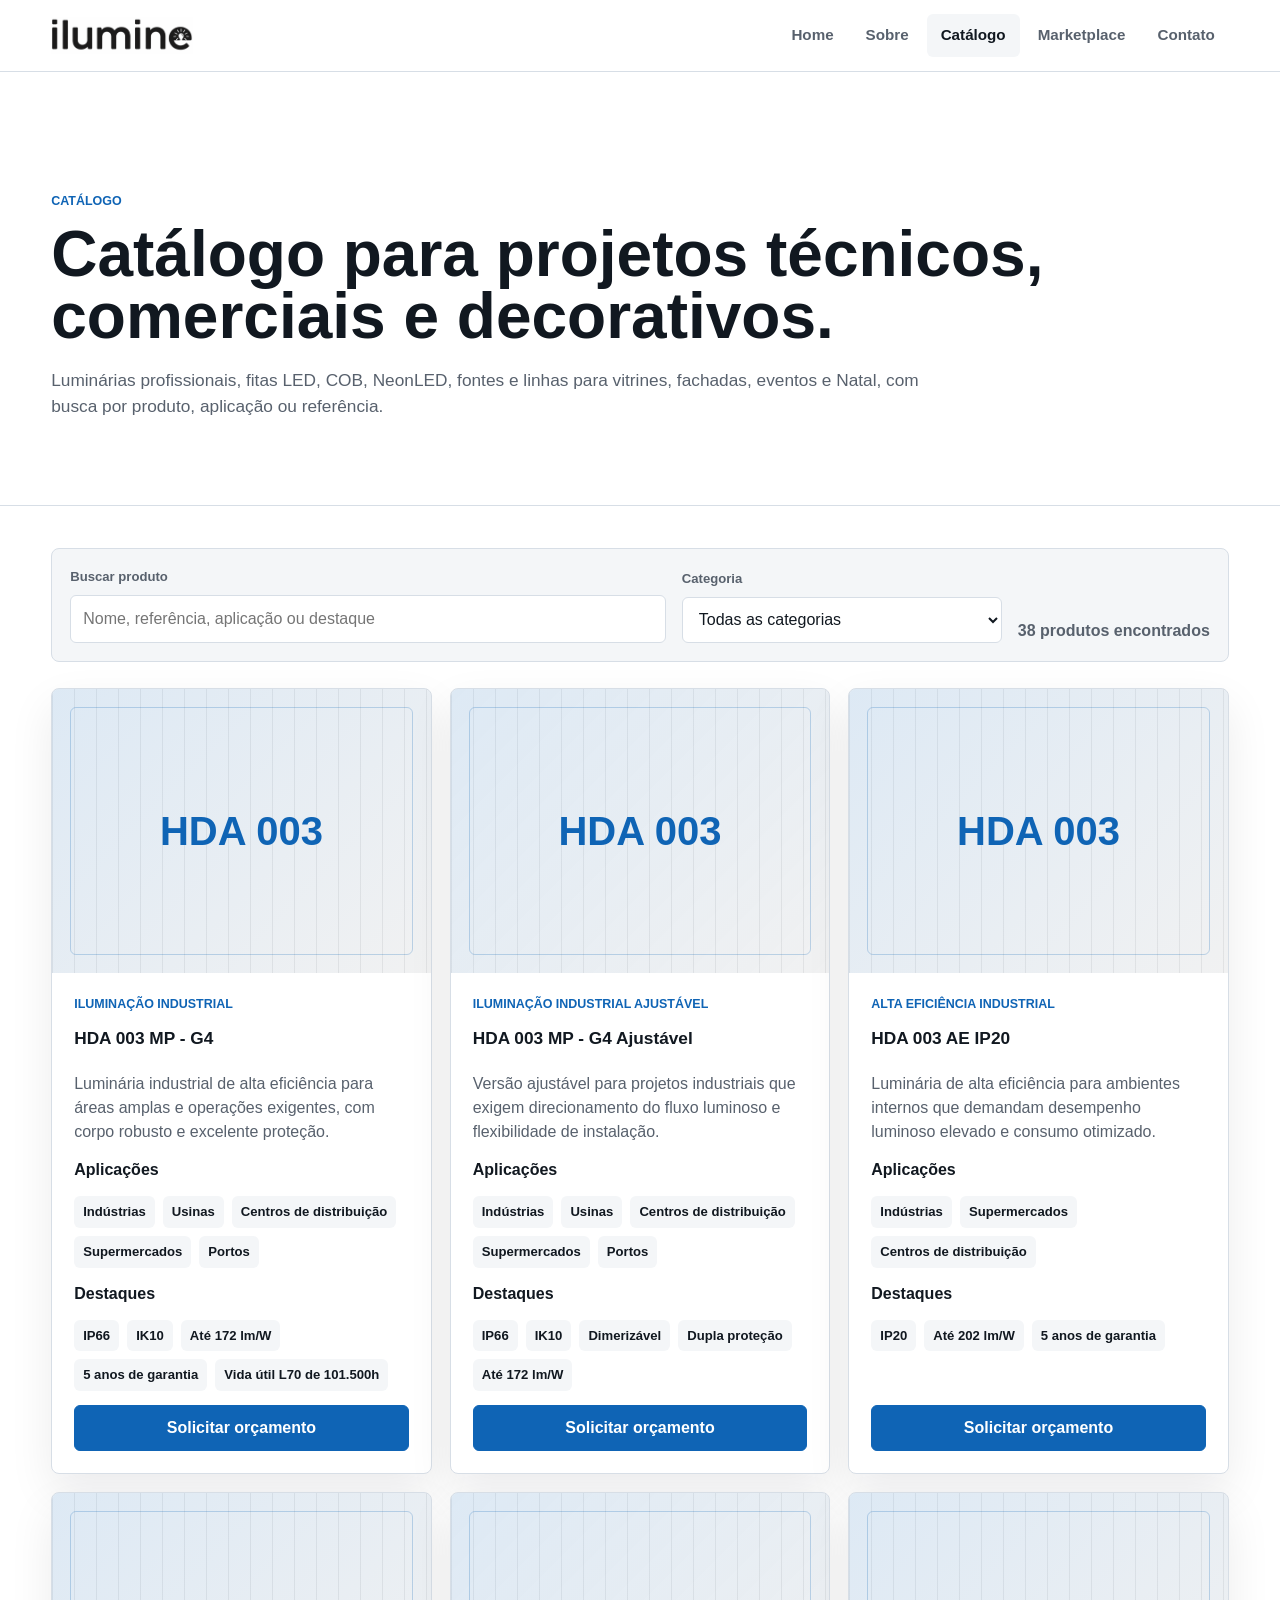
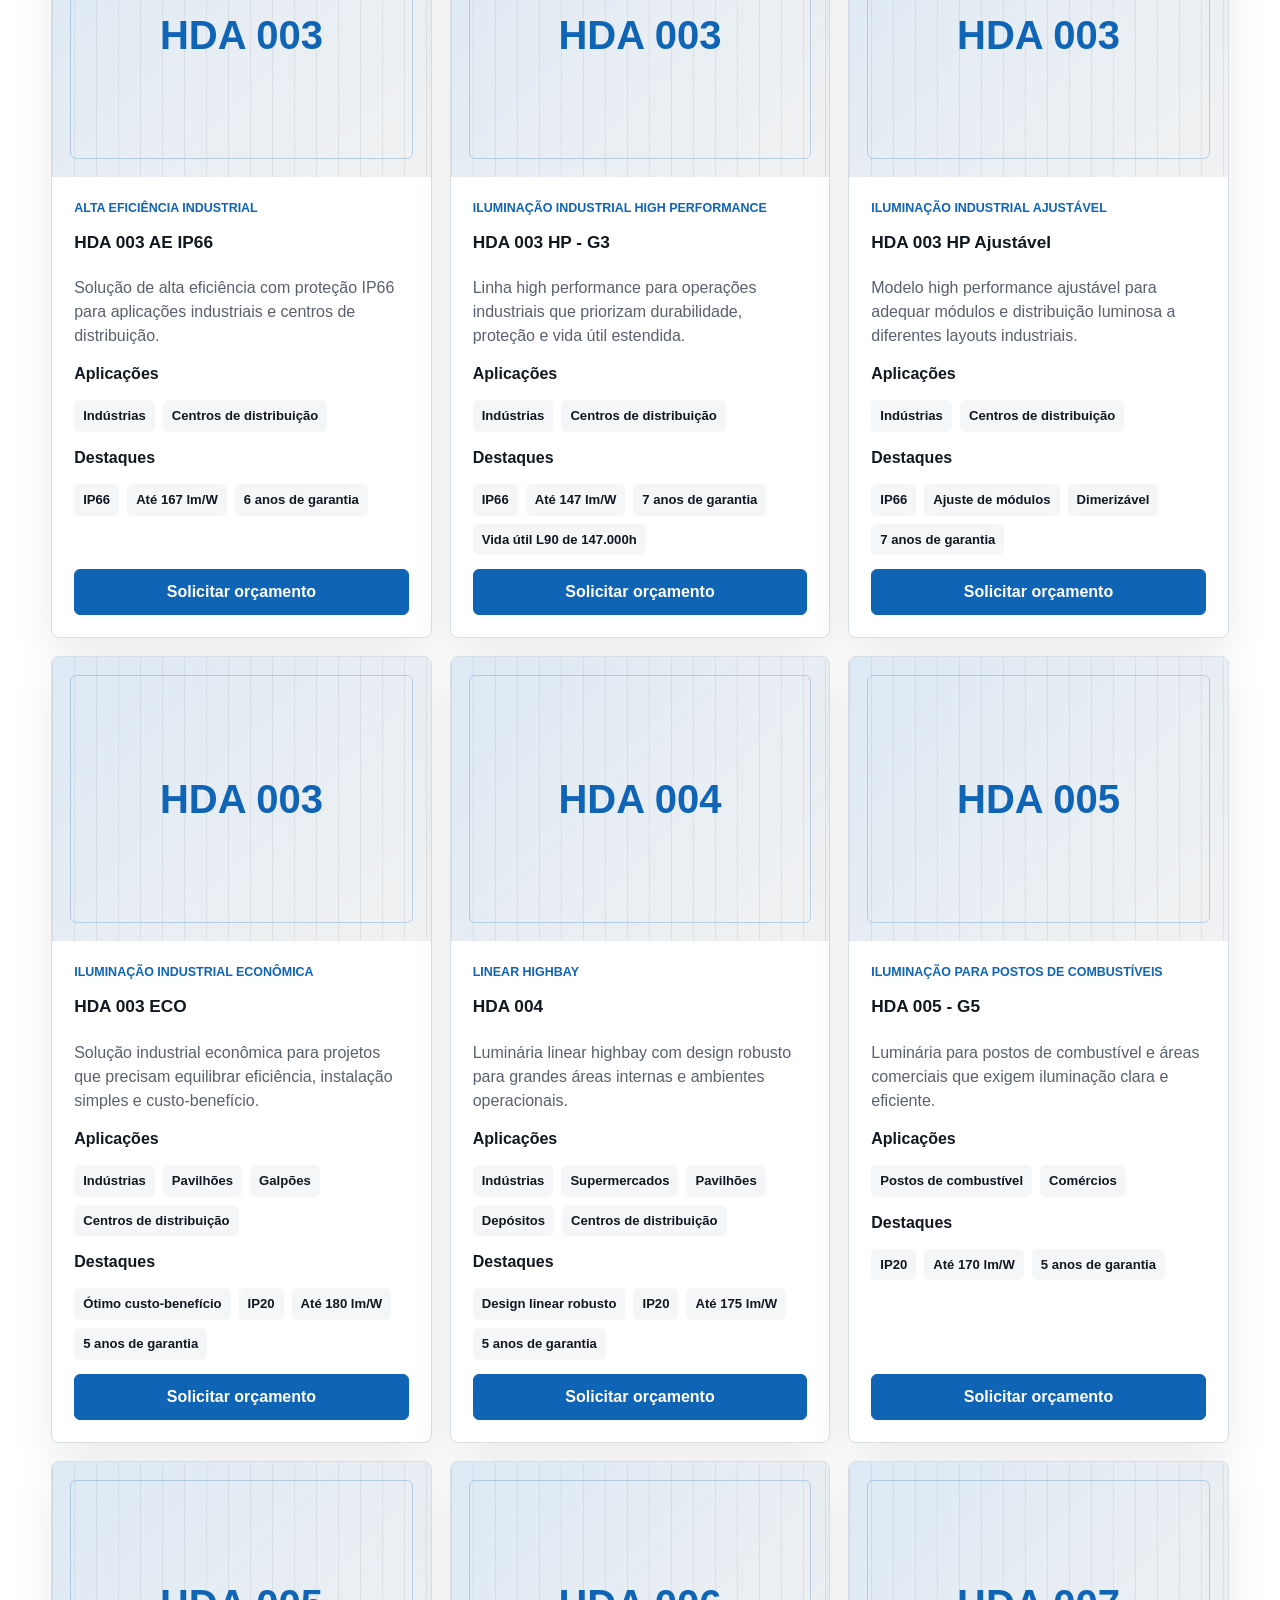
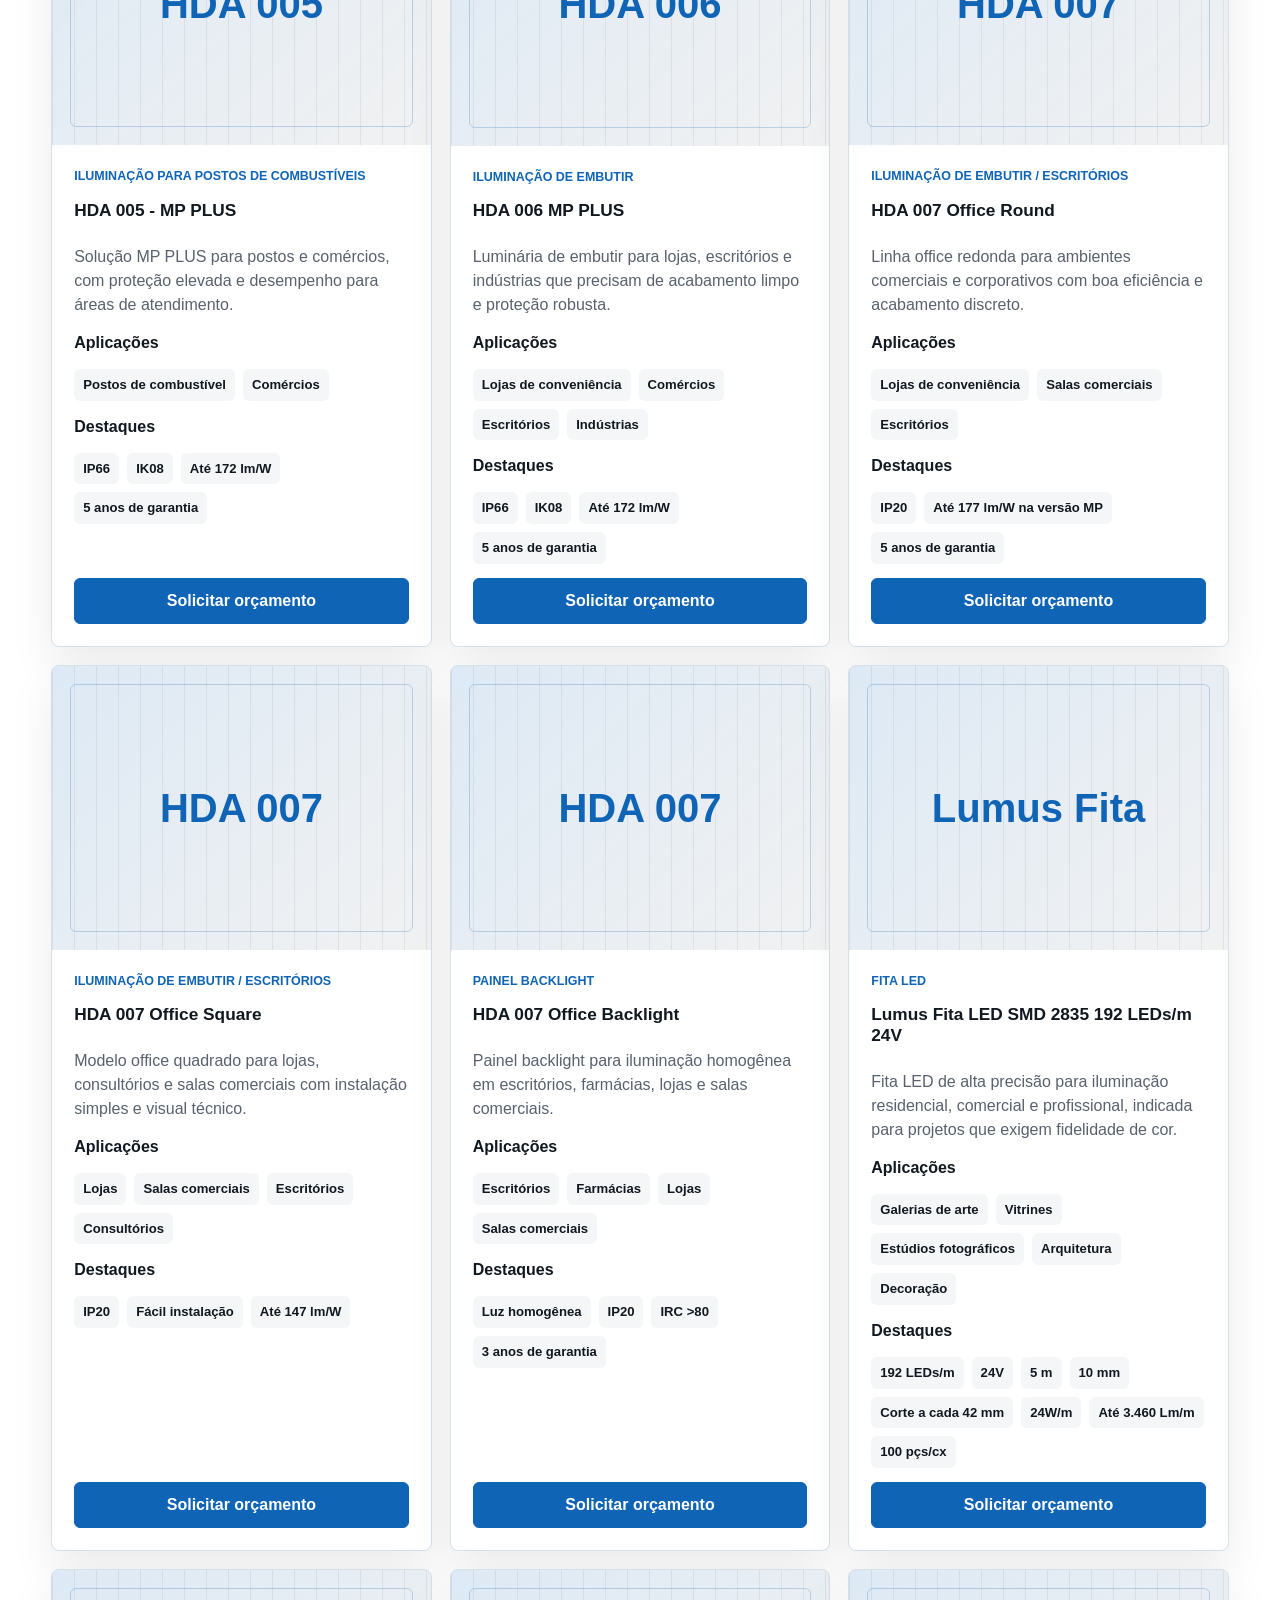
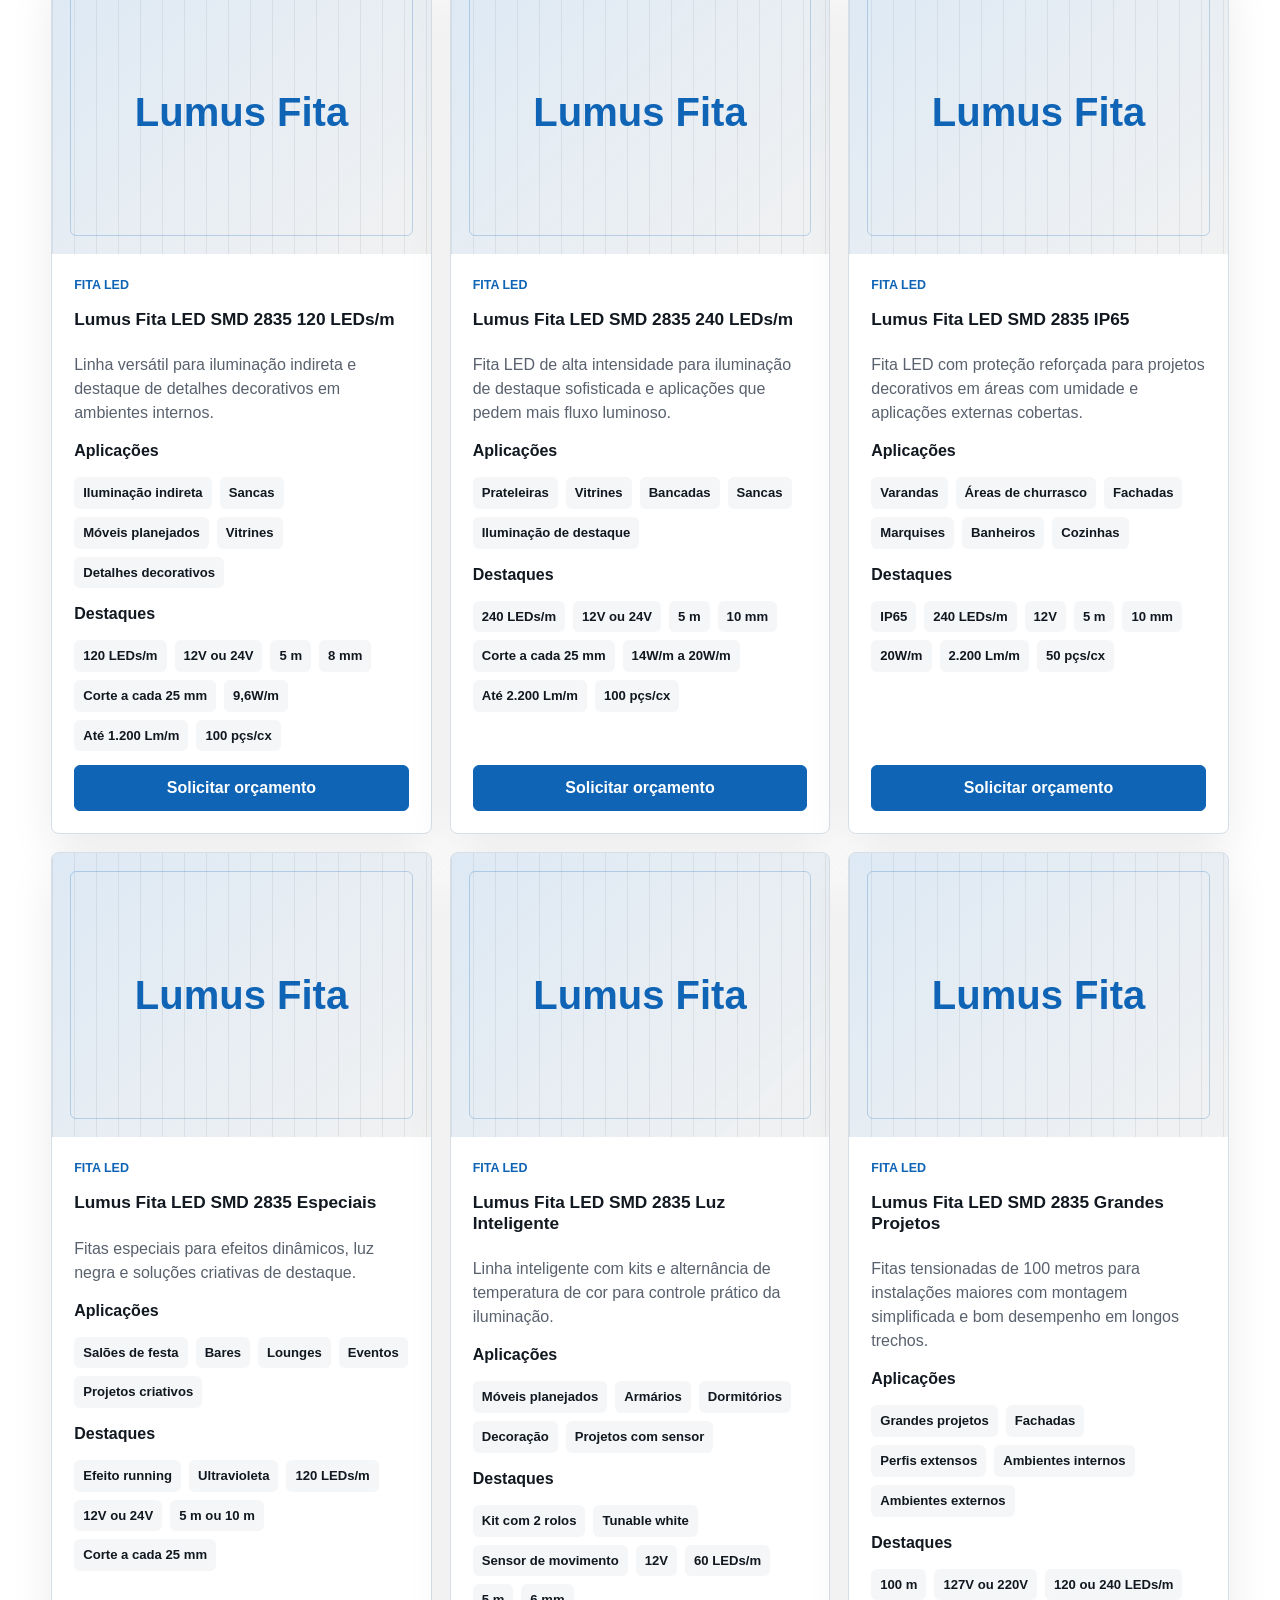
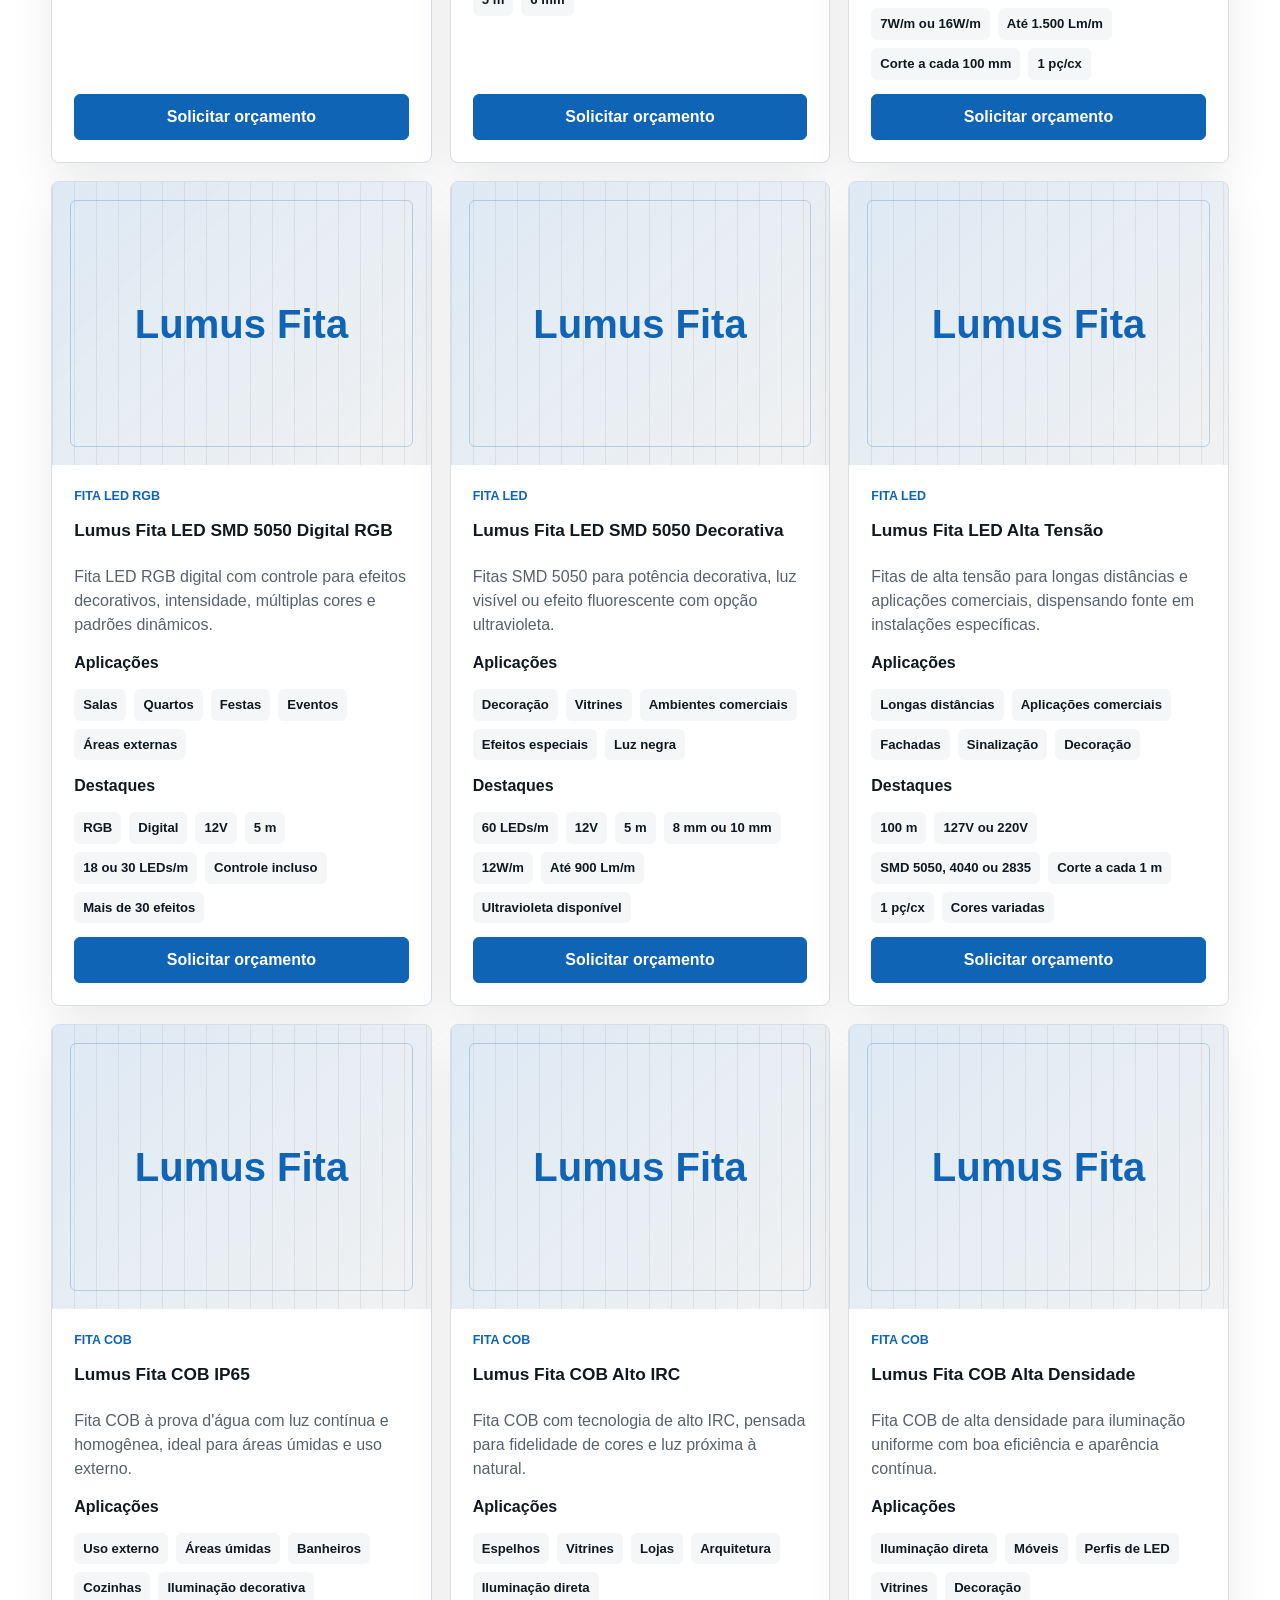
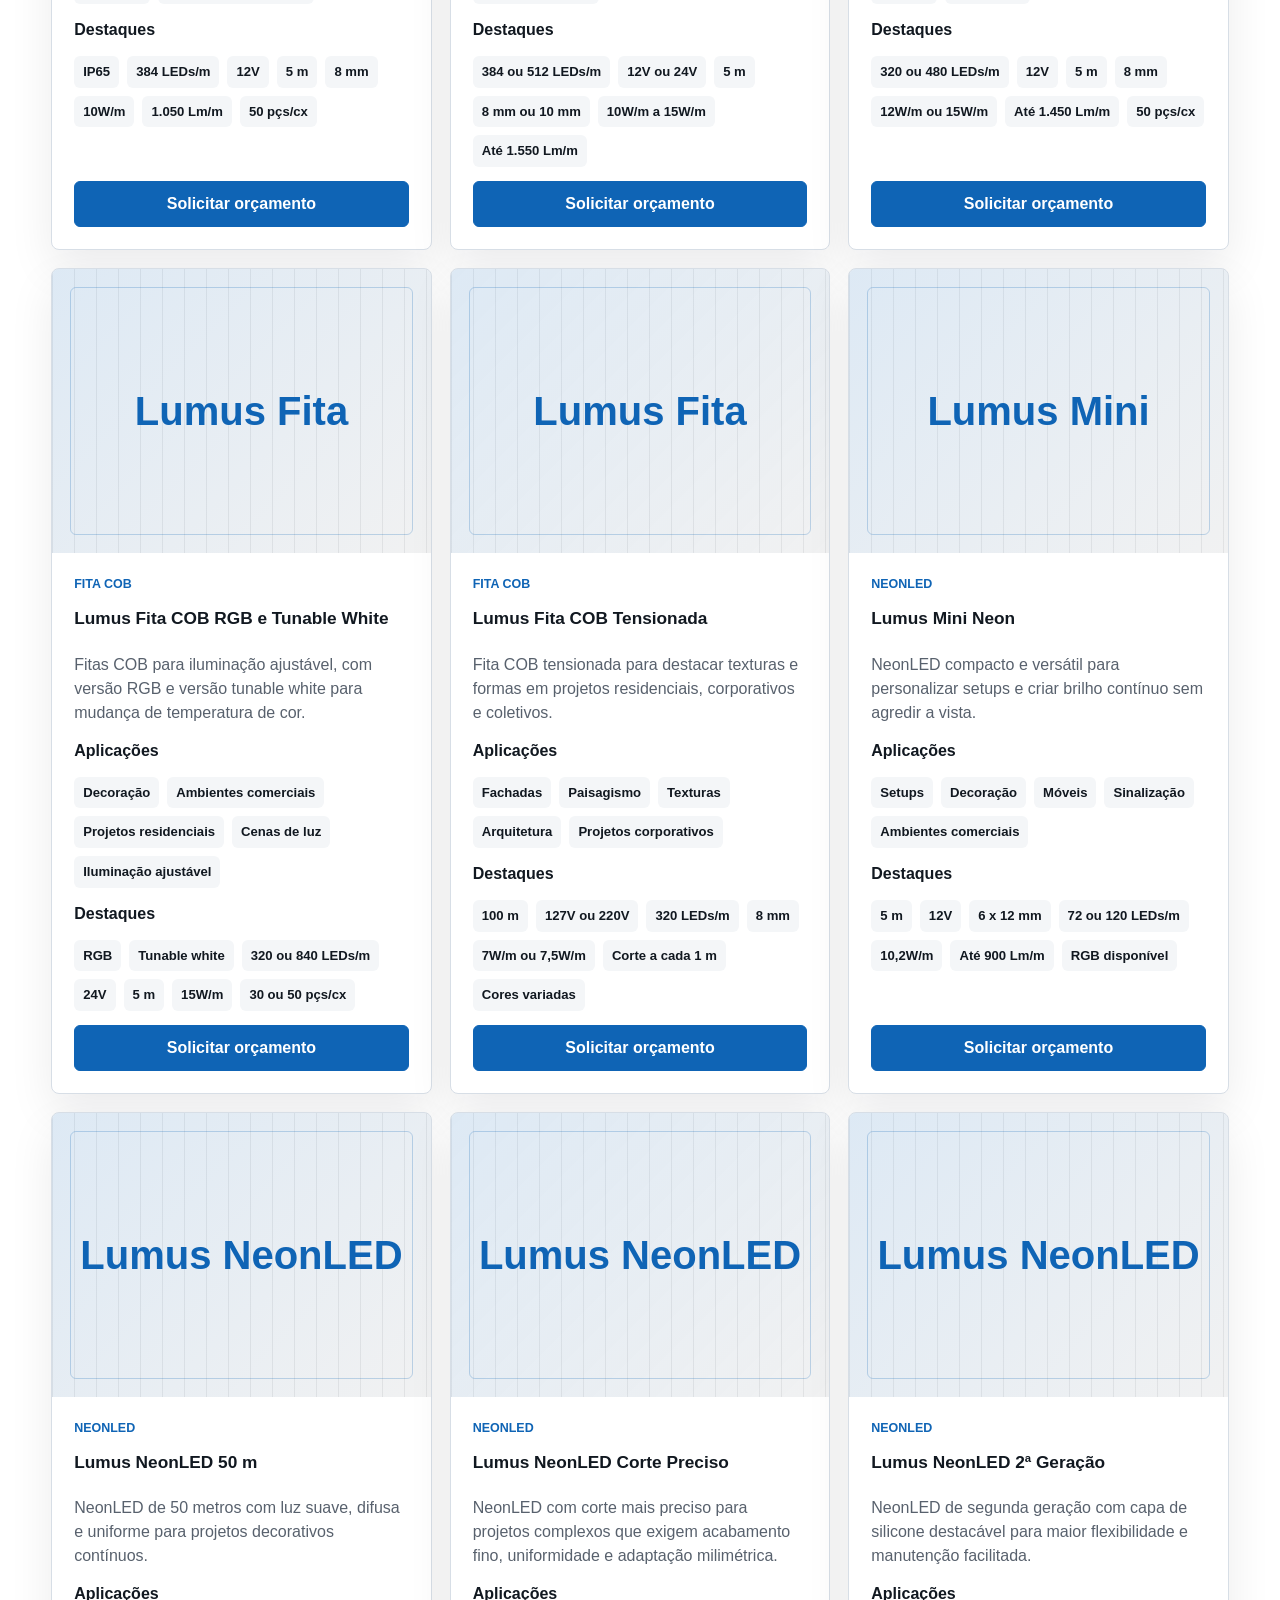
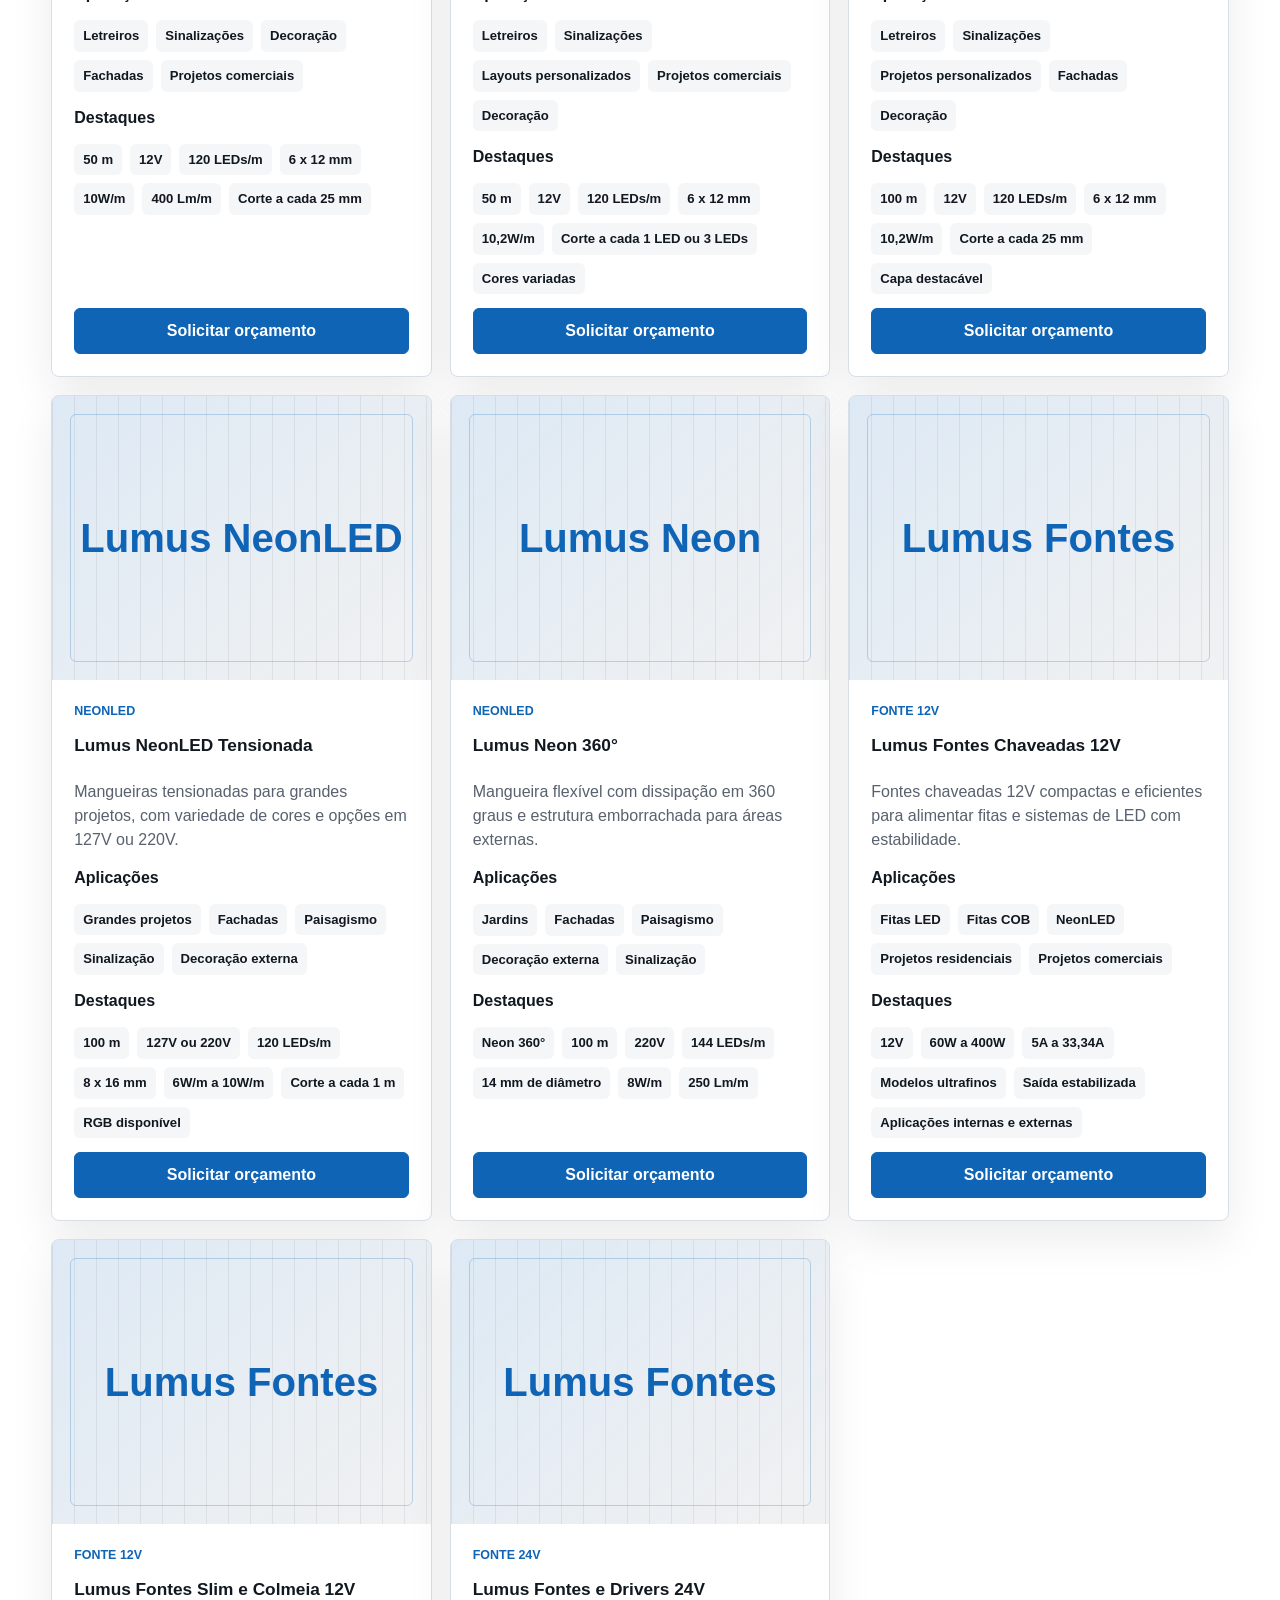
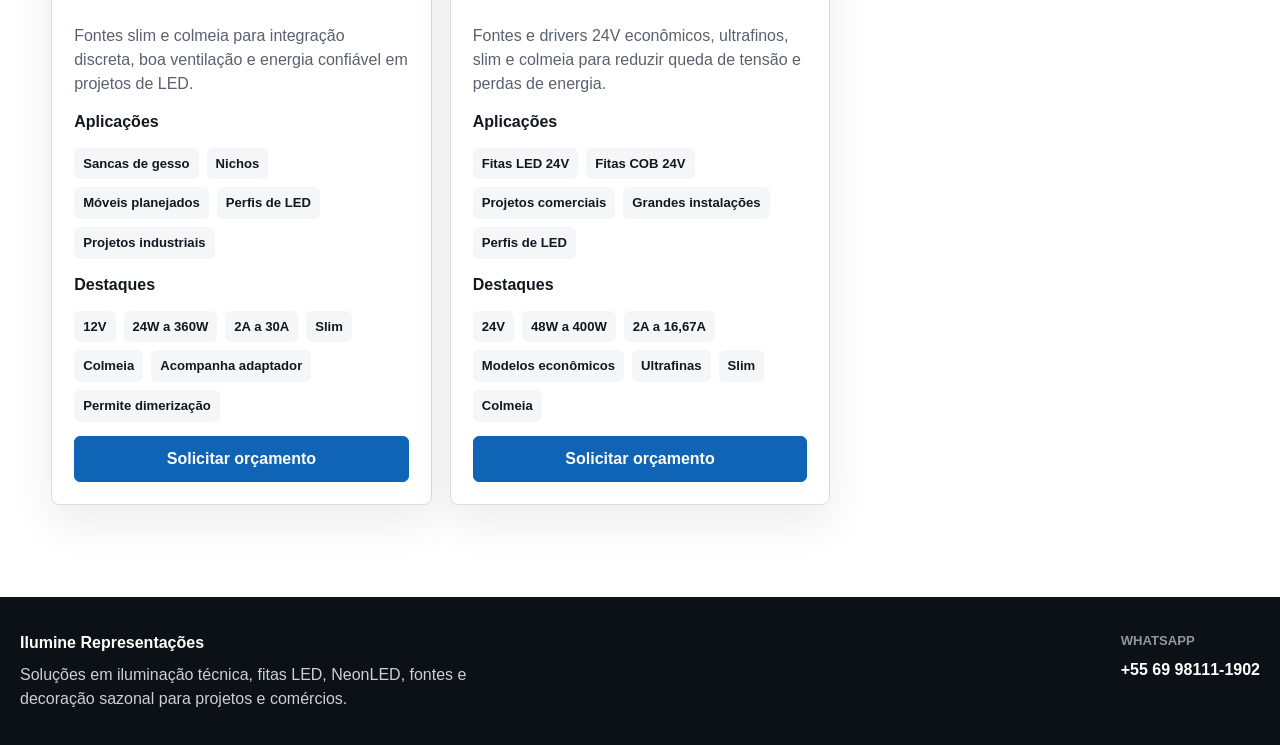
<file: catalogo.html>
<!doctype html>
<html lang="pt-BR">
  <head>
    <meta charset="utf-8">
    <meta name="viewport" content="width=device-width, initial-scale=1">
    <meta
      name="description"
      content="Catálogo de luminárias, fitas LED, NeonLED, fontes e soluções decorativas da Ilumine Representações."
    >
    <title>Catálogo | Ilumine Representações</title>
    <link rel="stylesheet" href="assets/css/style.css">
  </head>
  <body>
    <header class="site-header">
      <a class="brand" href="index.html" aria-label="Ilumine Representações">
        <img class="brand-logo" src="assets/img/logo-preta.png" alt="" data-logo>
        <span class="brand-mark" aria-hidden="true">IL</span>
        <span class="brand-name">Ilumine Representações</span>
      </a>

      <button class="nav-toggle" type="button" aria-label="Abrir menu" aria-expanded="false" data-nav-toggle>
        <span></span>
        <span></span>
        <span></span>
      </button>

      <nav class="site-nav" aria-label="Navegação principal" data-site-nav>
        <a href="index.html">Home</a>
        <a href="sobre.html">Sobre</a>
        <a href="catalogo.html">Catálogo</a>
        <a href="marketplace.html">Marketplace</a>
        <a href="contato.html">Contato</a>
      </nav>
    </header>

    <main>
      <section class="page-hero">
        <p class="eyebrow">Catálogo</p>
        <h1>Catálogo para projetos técnicos, comerciais e decorativos.</h1>
        <p>
          Luminárias profissionais, fitas LED, COB, NeonLED, fontes e linhas para vitrines, fachadas, eventos e Natal,
          com busca por produto, aplicação ou referência.
        </p>
      </section>

      <section class="section catalog-section">
        <div class="catalog-toolbar" aria-label="Filtros do catálogo">
          <label class="field">
            <span>Buscar produto</span>
            <input type="search" placeholder="Nome, referência, aplicação ou destaque" data-catalog-search>
          </label>
          <label class="field">
            <span>Categoria</span>
            <select data-catalog-category>
              <option value="">Todas as categorias</option>
            </select>
          </label>
          <p class="catalog-count" data-catalog-count>Carregando catálogo...</p>
        </div>

        <div class="catalog-grid" data-catalog-list aria-live="polite"></div>
      </section>
    </main>

    <footer class="site-footer">
      <div>
        <strong>Ilumine Representações</strong>
        <p>Soluções em iluminação técnica, fitas LED, NeonLED, fontes e decoração sazonal para projetos e comércios.</p>
      </div>
      <div>
        <span>WhatsApp</span>
        <a href="#" data-whatsapp-general>+55 69 98111-1902</a>
      </div>
    </footer>

    <script src="assets/js/main.js"></script>
    <script src="assets/js/catalogo.js"></script>
  </body>
</html>
</file>
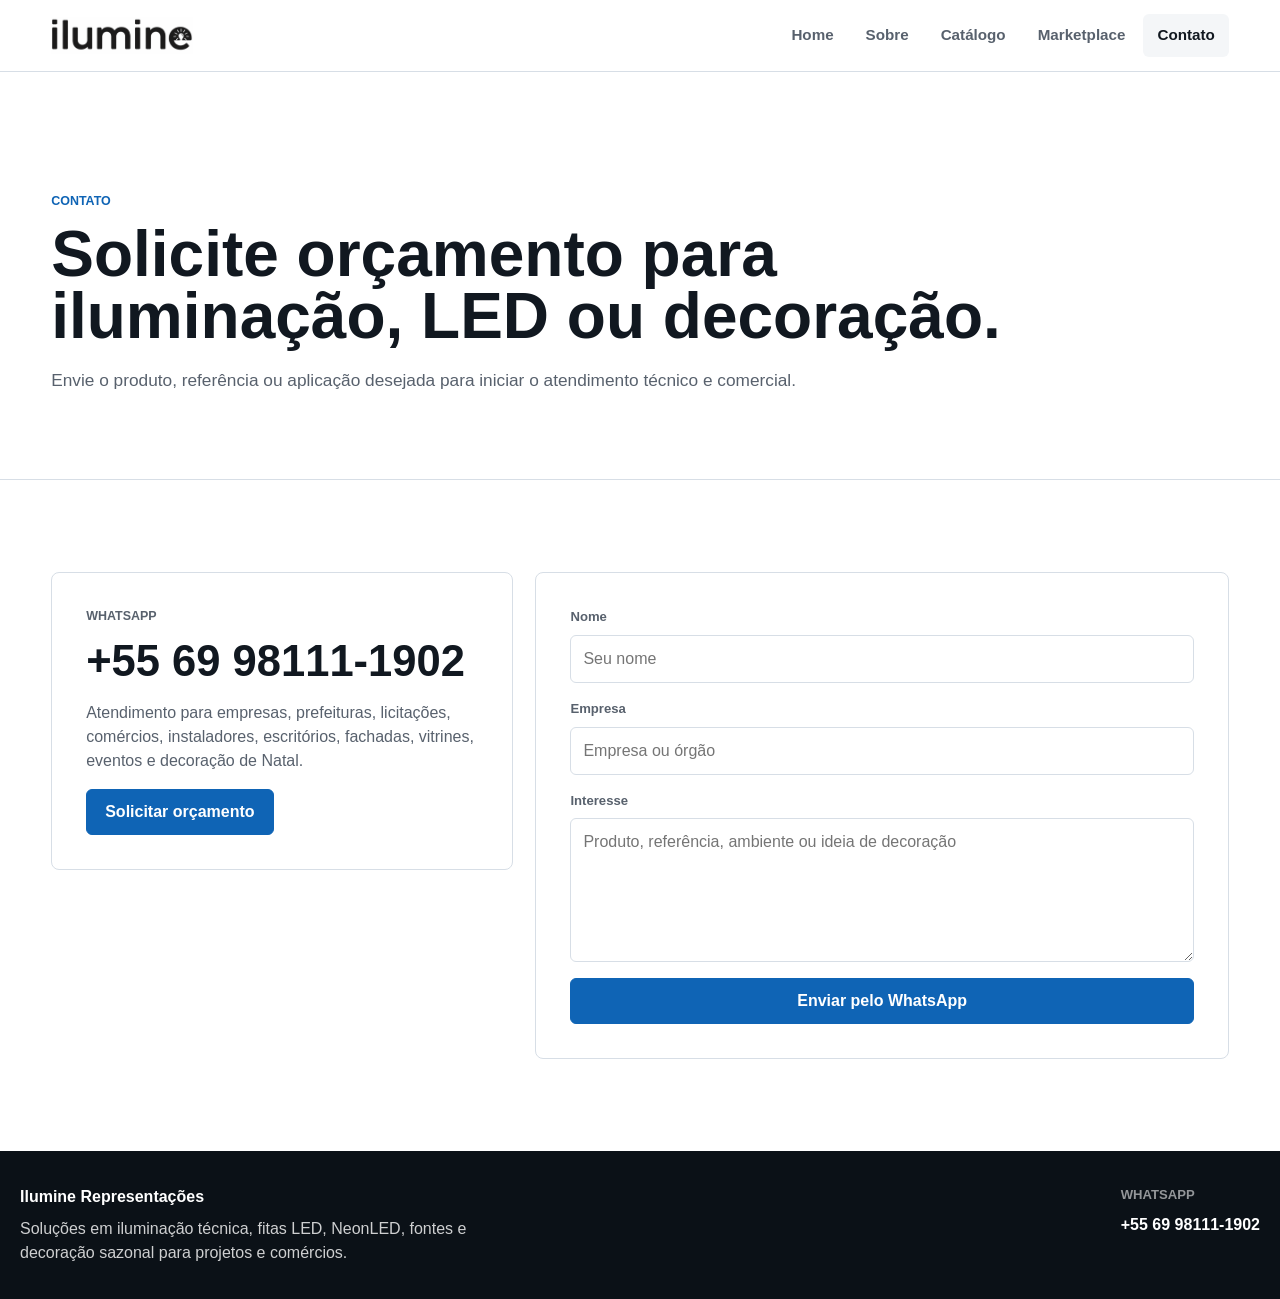
<file: contato.html>
<!doctype html>
<html lang="pt-BR">
  <head>
    <meta charset="utf-8">
    <meta name="viewport" content="width=device-width, initial-scale=1">
    <meta
      name="description"
      content="Entre em contato com a Ilumine Representações para solicitar orçamento de iluminação, LED e decoração."
    >
    <title>Contato | Ilumine Representações</title>
    <link rel="stylesheet" href="assets/css/style.css">
  </head>
  <body>
    <header class="site-header">
      <a class="brand" href="index.html" aria-label="Ilumine Representações">
        <img class="brand-logo" src="assets/img/logo-preta.png" alt="" data-logo>
        <span class="brand-mark" aria-hidden="true">IL</span>
        <span class="brand-name">Ilumine Representações</span>
      </a>

      <button class="nav-toggle" type="button" aria-label="Abrir menu" aria-expanded="false" data-nav-toggle>
        <span></span>
        <span></span>
        <span></span>
      </button>

      <nav class="site-nav" aria-label="Navegação principal" data-site-nav>
        <a href="index.html">Home</a>
        <a href="sobre.html">Sobre</a>
        <a href="catalogo.html">Catálogo</a>
        <a href="marketplace.html">Marketplace</a>
        <a href="contato.html">Contato</a>
      </nav>
    </header>

    <main>
      <section class="page-hero">
        <p class="eyebrow">Contato</p>
        <h1>Solicite orçamento para iluminação, LED ou decoração.</h1>
        <p>
          Envie o produto, referência ou aplicação desejada para iniciar o atendimento técnico e comercial.
        </p>
      </section>

      <section class="section contact-layout">
        <div class="contact-panel">
          <p class="eyebrow">WhatsApp</p>
          <h2>+55 69 98111-1902</h2>
          <p>
            Atendimento para empresas, prefeituras, licitações, comércios, instaladores, escritórios, fachadas,
            vitrines, eventos e decoração de Natal.
          </p>
          <a class="button button-primary" href="#" data-whatsapp-general>Solicitar orçamento</a>
        </div>

        <form class="contact-form" id="contact-form">
          <label class="field">
            <span>Nome</span>
            <input type="text" name="nome" autocomplete="name" placeholder="Seu nome">
          </label>
          <label class="field">
            <span>Empresa</span>
            <input type="text" name="empresa" autocomplete="organization" placeholder="Empresa ou órgão">
          </label>
          <label class="field">
            <span>Interesse</span>
            <textarea name="interesse" rows="5" placeholder="Produto, referência, ambiente ou ideia de decoração"></textarea>
          </label>
          <button class="button button-primary" type="submit">Enviar pelo WhatsApp</button>
        </form>
      </section>
    </main>

    <footer class="site-footer">
      <div>
        <strong>Ilumine Representações</strong>
        <p>Soluções em iluminação técnica, fitas LED, NeonLED, fontes e decoração sazonal para projetos e comércios.</p>
      </div>
      <div>
        <span>WhatsApp</span>
        <a href="#" data-whatsapp-general>+55 69 98111-1902</a>
      </div>
    </footer>

    <script src="assets/js/main.js"></script>
  </body>
</html>
</file>
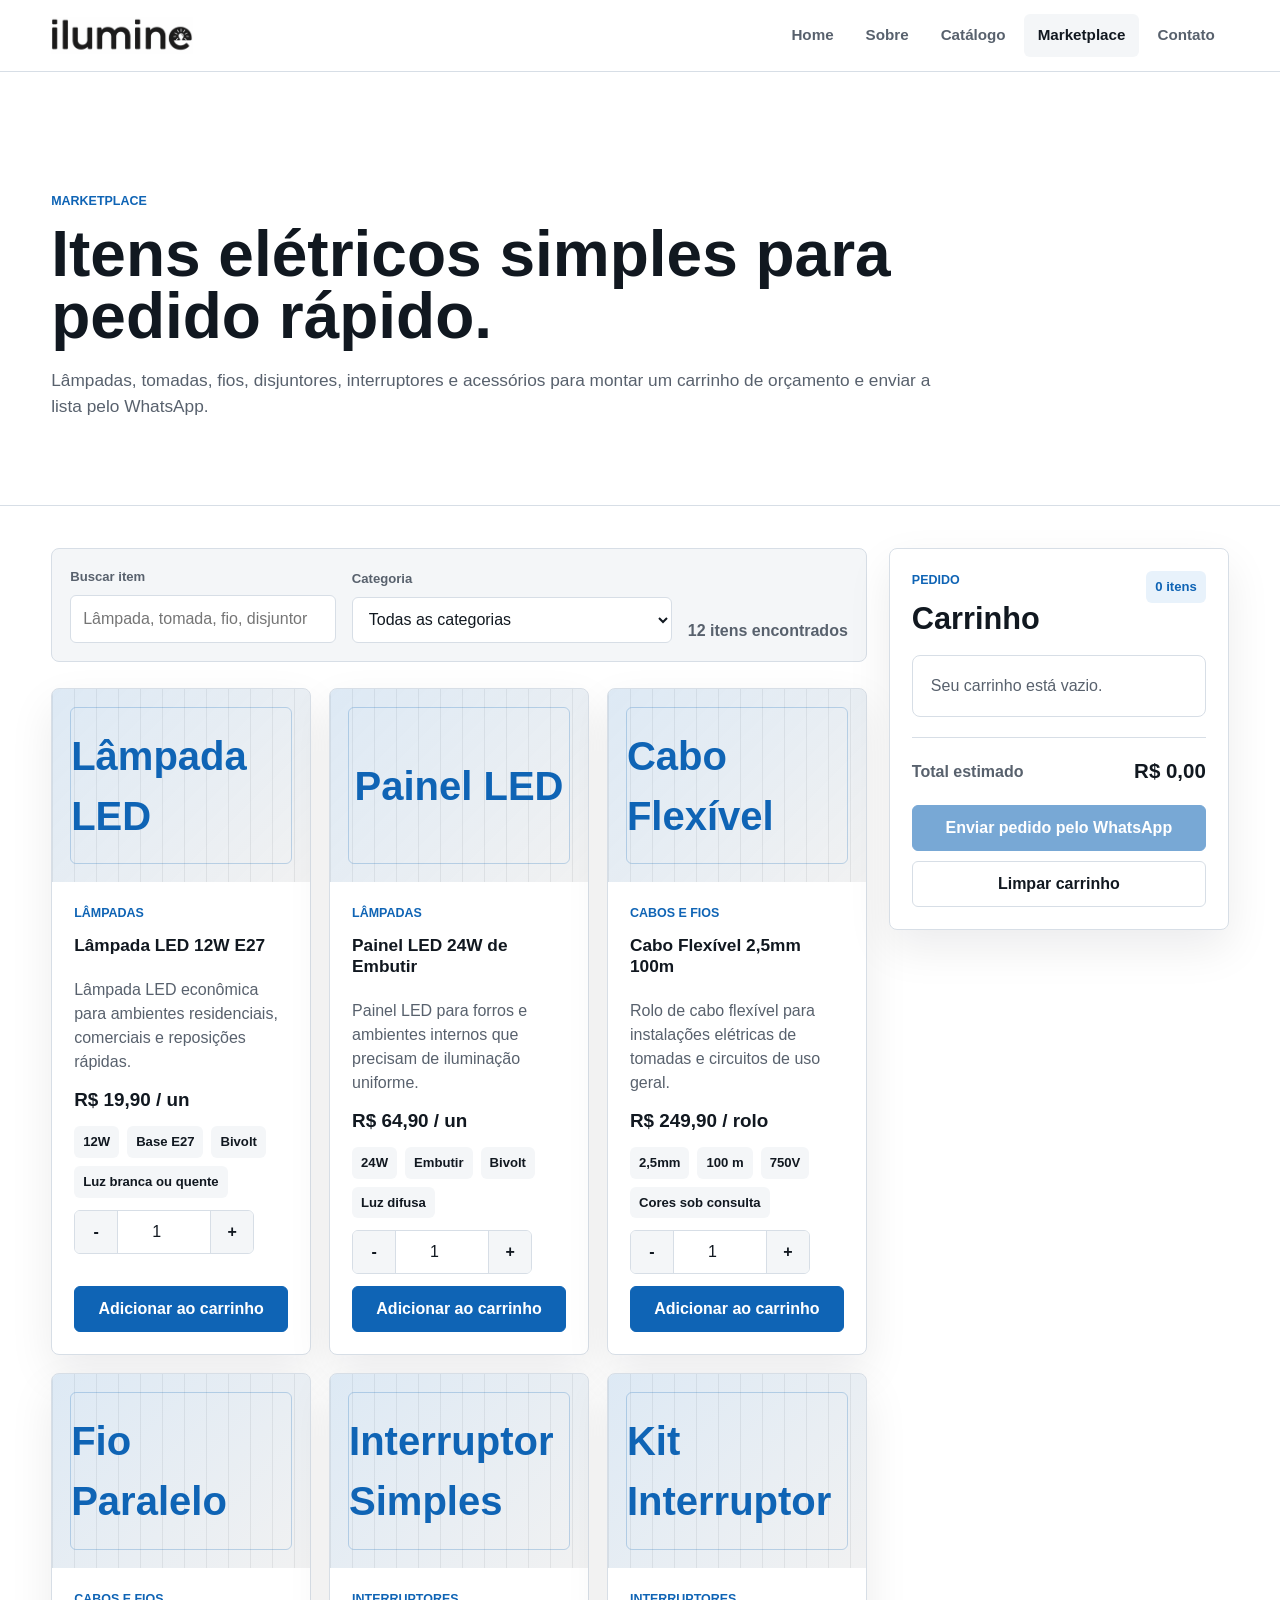
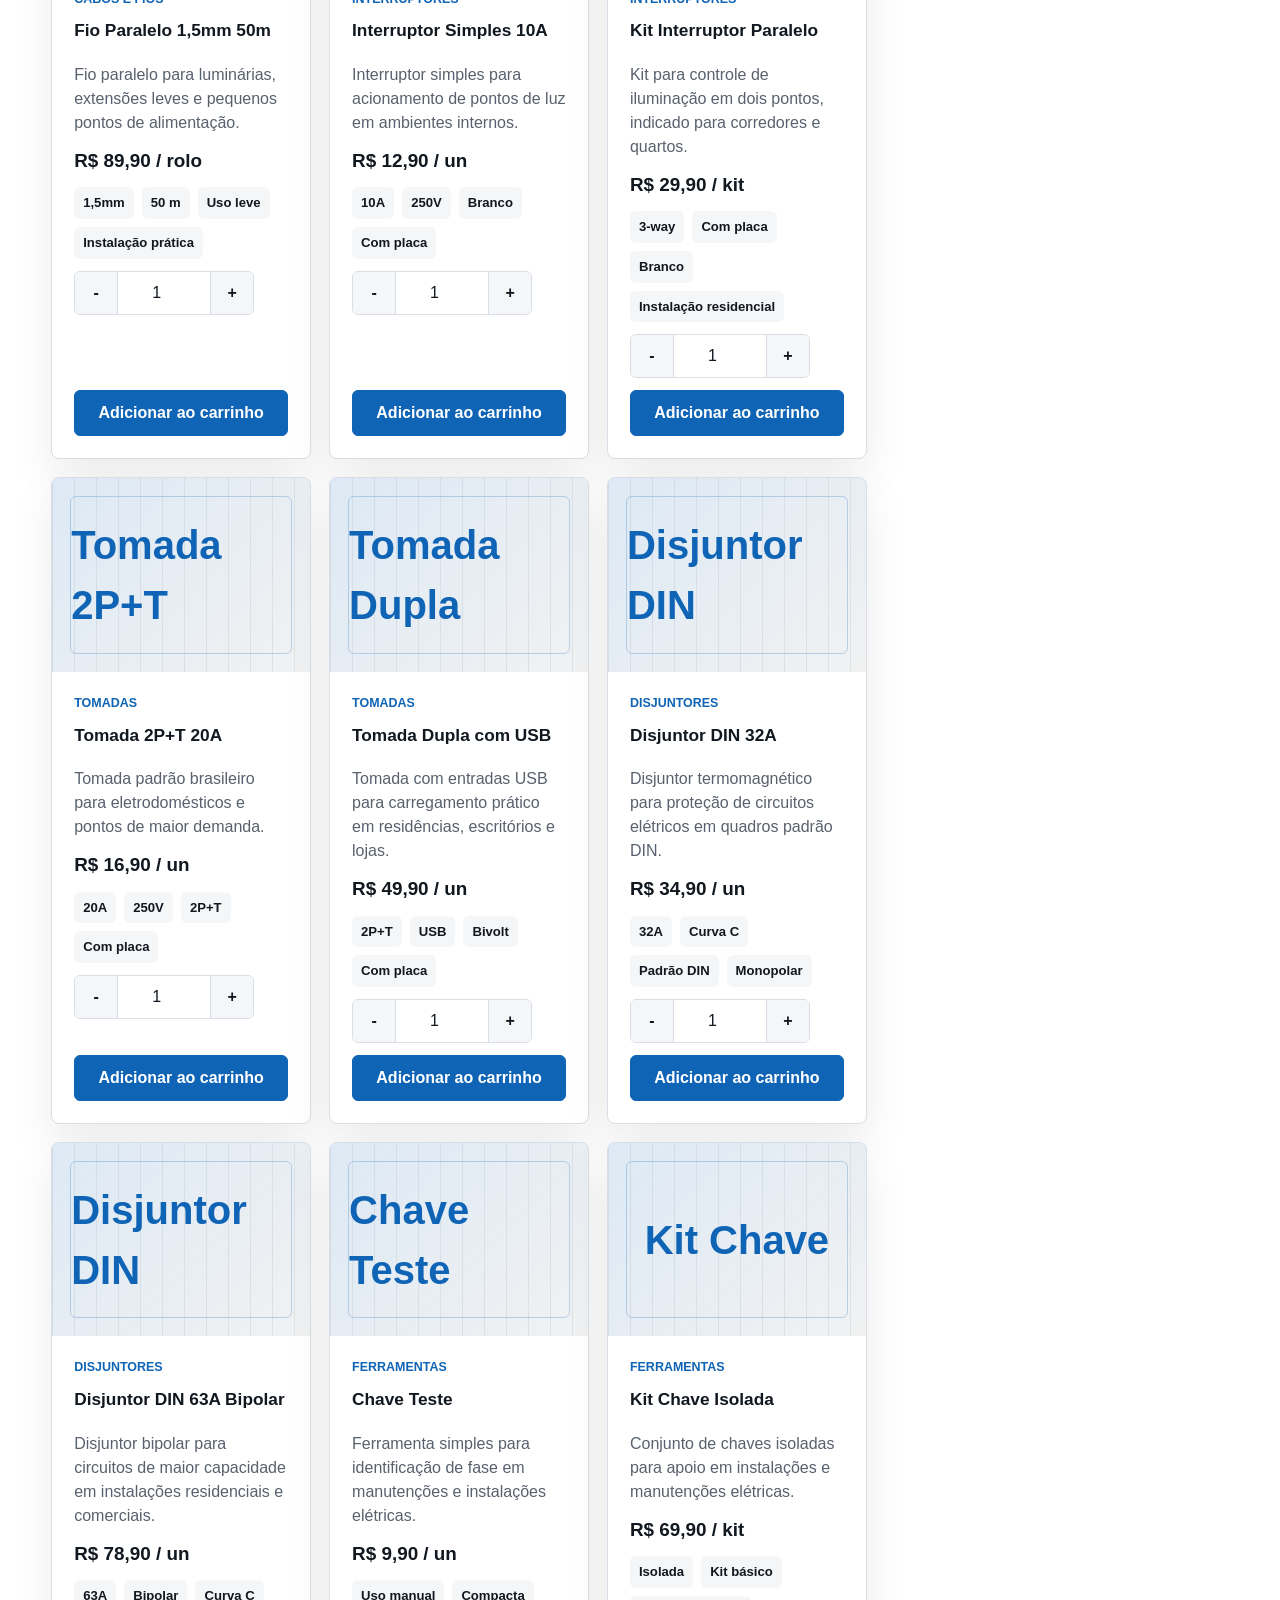
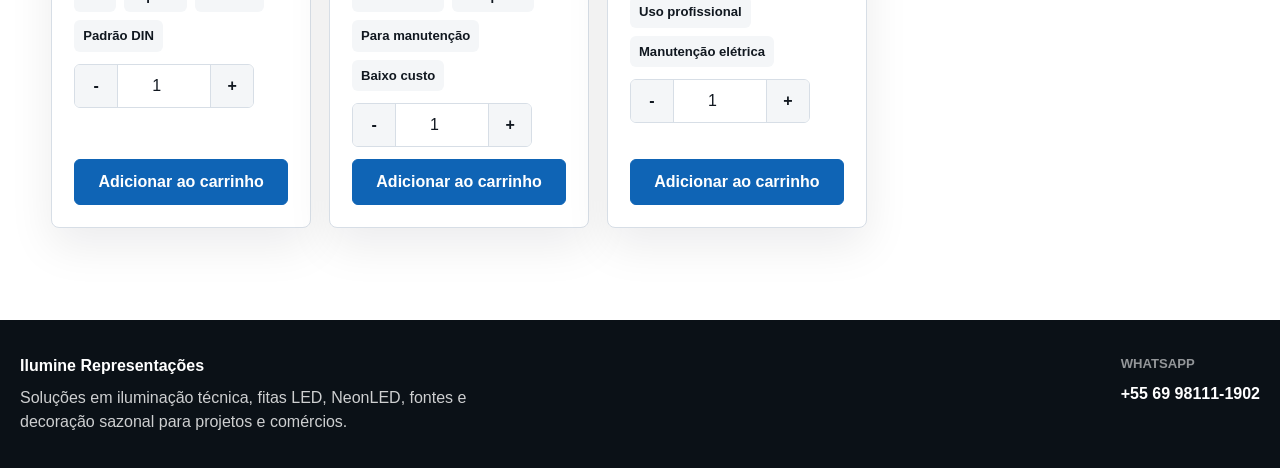
<file: marketplace.html>
<!doctype html>
<html lang="pt-BR">
  <head>
    <meta charset="utf-8">
    <meta name="viewport" content="width=device-width, initial-scale=1">
    <meta
      name="description"
      content="Marketplace da Ilumine Representações para lâmpadas, tomadas, fios, disjuntores e materiais elétricos simples."
    >
    <title>Marketplace | Ilumine Representações</title>
    <link rel="stylesheet" href="assets/css/style.css">
  </head>
  <body>
    <header class="site-header">
      <a class="brand" href="index.html" aria-label="Ilumine Representações">
        <img class="brand-logo" src="assets/img/logo-preta.png" alt="" data-logo>
        <span class="brand-mark" aria-hidden="true">IL</span>
        <span class="brand-name">Ilumine Representações</span>
      </a>

      <button class="nav-toggle" type="button" aria-label="Abrir menu" aria-expanded="false" data-nav-toggle>
        <span></span>
        <span></span>
        <span></span>
      </button>

      <nav class="site-nav" aria-label="Navegação principal" data-site-nav>
        <a href="index.html">Home</a>
        <a href="sobre.html">Sobre</a>
        <a href="catalogo.html">Catálogo</a>
        <a href="marketplace.html">Marketplace</a>
        <a href="contato.html">Contato</a>
      </nav>
    </header>

    <main>
      <section class="page-hero">
        <p class="eyebrow">Marketplace</p>
        <h1>Itens elétricos simples para pedido rápido.</h1>
        <p>
          Lâmpadas, tomadas, fios, disjuntores, interruptores e acessórios para montar um carrinho de orçamento e enviar
          a lista pelo WhatsApp.
        </p>
      </section>

      <section class="section marketplace-section">
        <div class="marketplace-layout">
          <div class="marketplace-products">
            <div class="catalog-toolbar marketplace-toolbar" aria-label="Filtros do marketplace">
              <label class="field">
                <span>Buscar item</span>
                <input type="search" placeholder="Lâmpada, tomada, fio, disjuntor ou acessório" data-marketplace-search>
              </label>
              <label class="field">
                <span>Categoria</span>
                <select data-marketplace-category>
                  <option value="">Todas as categorias</option>
                </select>
              </label>
              <p class="catalog-count" data-marketplace-count>Carregando marketplace...</p>
            </div>

            <div class="catalog-grid marketplace-grid" data-marketplace-list aria-live="polite"></div>
          </div>

          <aside class="marketplace-cart" aria-label="Carrinho do marketplace">
            <div class="marketplace-cart-header">
              <div>
                <p class="eyebrow">Pedido</p>
                <h2>Carrinho</h2>
              </div>
              <span class="marketplace-cart-count" data-marketplace-cart-count>0 itens</span>
            </div>

            <div class="marketplace-cart-list" data-marketplace-cart-list aria-live="polite">
              <p class="state-message">Seu carrinho está vazio.</p>
            </div>

            <div class="marketplace-cart-summary">
              <span>Total estimado</span>
              <strong data-marketplace-cart-total>R$ 0,00</strong>
            </div>

            <div class="marketplace-cart-actions">
              <a class="button button-primary is-disabled" href="#" data-marketplace-send>Enviar pedido pelo WhatsApp</a>
              <button class="button marketplace-clear" type="button" data-marketplace-clear>Limpar carrinho</button>
            </div>
          </aside>
        </div>
      </section>
    </main>

    <footer class="site-footer">
      <div>
        <strong>Ilumine Representações</strong>
        <p>Soluções em iluminação técnica, fitas LED, NeonLED, fontes e decoração sazonal para projetos e comércios.</p>
      </div>
      <div>
        <span>WhatsApp</span>
        <a href="#" data-whatsapp-general>+55 69 98111-1902</a>
      </div>
    </footer>

    <script src="assets/js/main.js"></script>
    <script src="assets/js/marketplace.js"></script>
  </body>
</html>
</file>
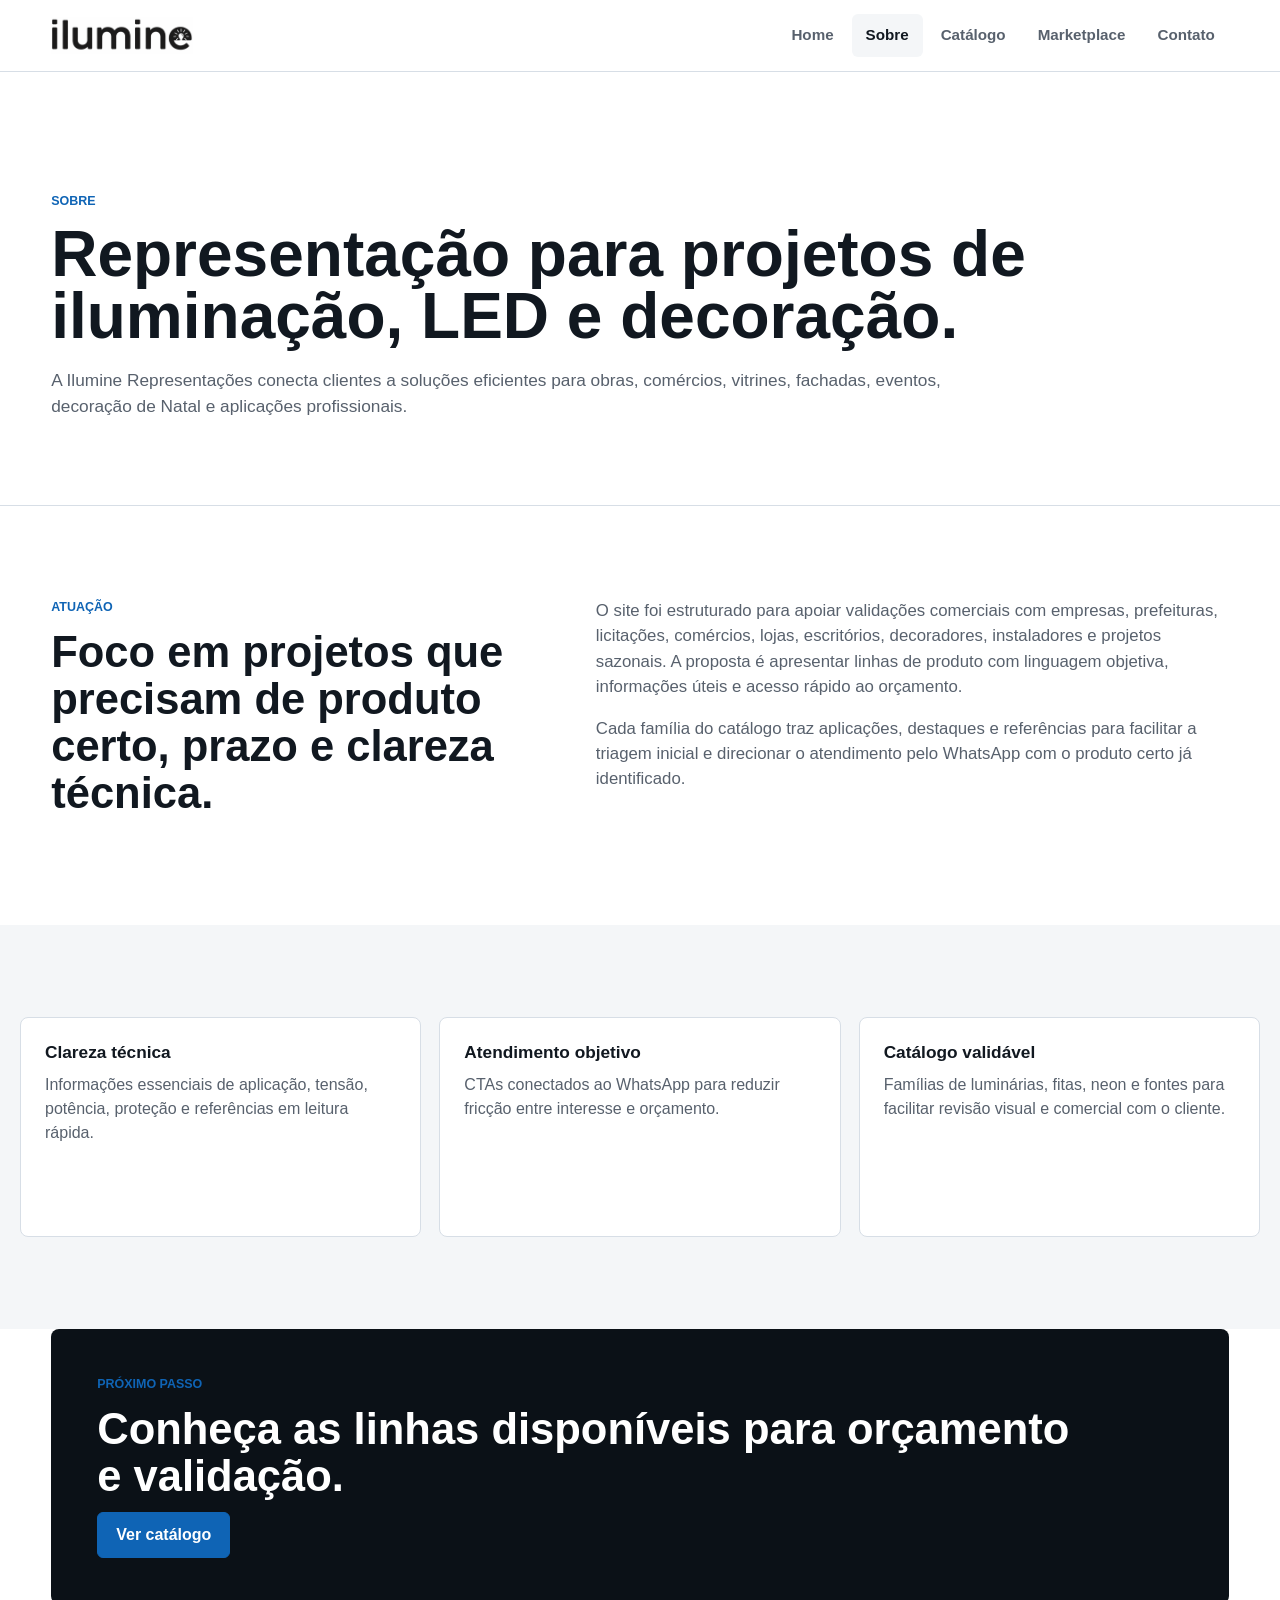
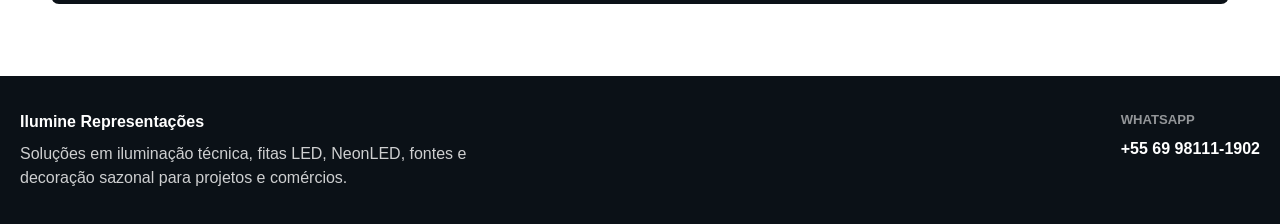
<file: sobre.html>
<!doctype html>
<html lang="pt-BR">
  <head>
    <meta charset="utf-8">
    <meta name="viewport" content="width=device-width, initial-scale=1">
    <meta
      name="description"
      content="Conheça a Ilumine Representações e seu foco em iluminação técnica, LED e decoração sazonal."
    >
    <title>Sobre | Ilumine Representações</title>
    <link rel="stylesheet" href="assets/css/style.css">
  </head>
  <body>
    <header class="site-header">
      <a class="brand" href="index.html" aria-label="Ilumine Representações">
        <img class="brand-logo" src="assets/img/logo-preta.png" alt="" data-logo>
        <span class="brand-mark" aria-hidden="true">IL</span>
        <span class="brand-name">Ilumine Representações</span>
      </a>

      <button class="nav-toggle" type="button" aria-label="Abrir menu" aria-expanded="false" data-nav-toggle>
        <span></span>
        <span></span>
        <span></span>
      </button>

      <nav class="site-nav" aria-label="Navegação principal" data-site-nav>
        <a href="index.html">Home</a>
        <a href="sobre.html">Sobre</a>
        <a href="catalogo.html">Catálogo</a>
        <a href="marketplace.html">Marketplace</a>
        <a href="contato.html">Contato</a>
      </nav>
    </header>

    <main>
      <section class="page-hero">
        <p class="eyebrow">Sobre</p>
        <h1>Representação para projetos de iluminação, LED e decoração.</h1>
        <p>
          A Ilumine Representações conecta clientes a soluções eficientes para obras, comércios, vitrines, fachadas,
          eventos, decoração de Natal e aplicações profissionais.
        </p>
      </section>

      <section class="section split-section">
        <div>
          <p class="eyebrow">Atuação</p>
          <h2>Foco em projetos que precisam de produto certo, prazo e clareza técnica.</h2>
        </div>
        <div class="rich-text">
          <p>
            O site foi estruturado para apoiar validações comerciais com empresas, prefeituras, licitações, comércios,
            lojas, escritórios, decoradores, instaladores e projetos sazonais. A proposta é apresentar linhas de produto
            com linguagem objetiva, informações úteis e acesso rápido ao orçamento.
          </p>
          <p>
            Cada família do catálogo traz aplicações, destaques e referências para facilitar a triagem inicial e
            direcionar o atendimento pelo WhatsApp com o produto certo já identificado.
          </p>
        </div>
      </section>

      <section class="section section-muted">
        <div class="value-grid">
          <article class="value-card">
            <h3>Clareza técnica</h3>
            <p>Informações essenciais de aplicação, tensão, potência, proteção e referências em leitura rápida.</p>
          </article>
          <article class="value-card">
            <h3>Atendimento objetivo</h3>
            <p>CTAs conectados ao WhatsApp para reduzir fricção entre interesse e orçamento.</p>
          </article>
          <article class="value-card">
            <h3>Catálogo validável</h3>
            <p>Famílias de luminárias, fitas, neon e fontes para facilitar revisão visual e comercial com o cliente.</p>
          </article>
        </div>
      </section>

      <section class="section cta-section">
        <div>
          <p class="eyebrow">Próximo passo</p>
          <h2>Conheça as linhas disponíveis para orçamento e validação.</h2>
        </div>
        <a class="button button-primary" href="catalogo.html">Ver catálogo</a>
      </section>
    </main>

    <footer class="site-footer">
      <div>
        <strong>Ilumine Representações</strong>
        <p>Soluções em iluminação técnica, fitas LED, NeonLED, fontes e decoração sazonal para projetos e comércios.</p>
      </div>
      <div>
        <span>WhatsApp</span>
        <a href="#" data-whatsapp-general>+55 69 98111-1902</a>
      </div>
    </footer>

    <script src="assets/js/main.js"></script>
  </body>
</html>
</file>
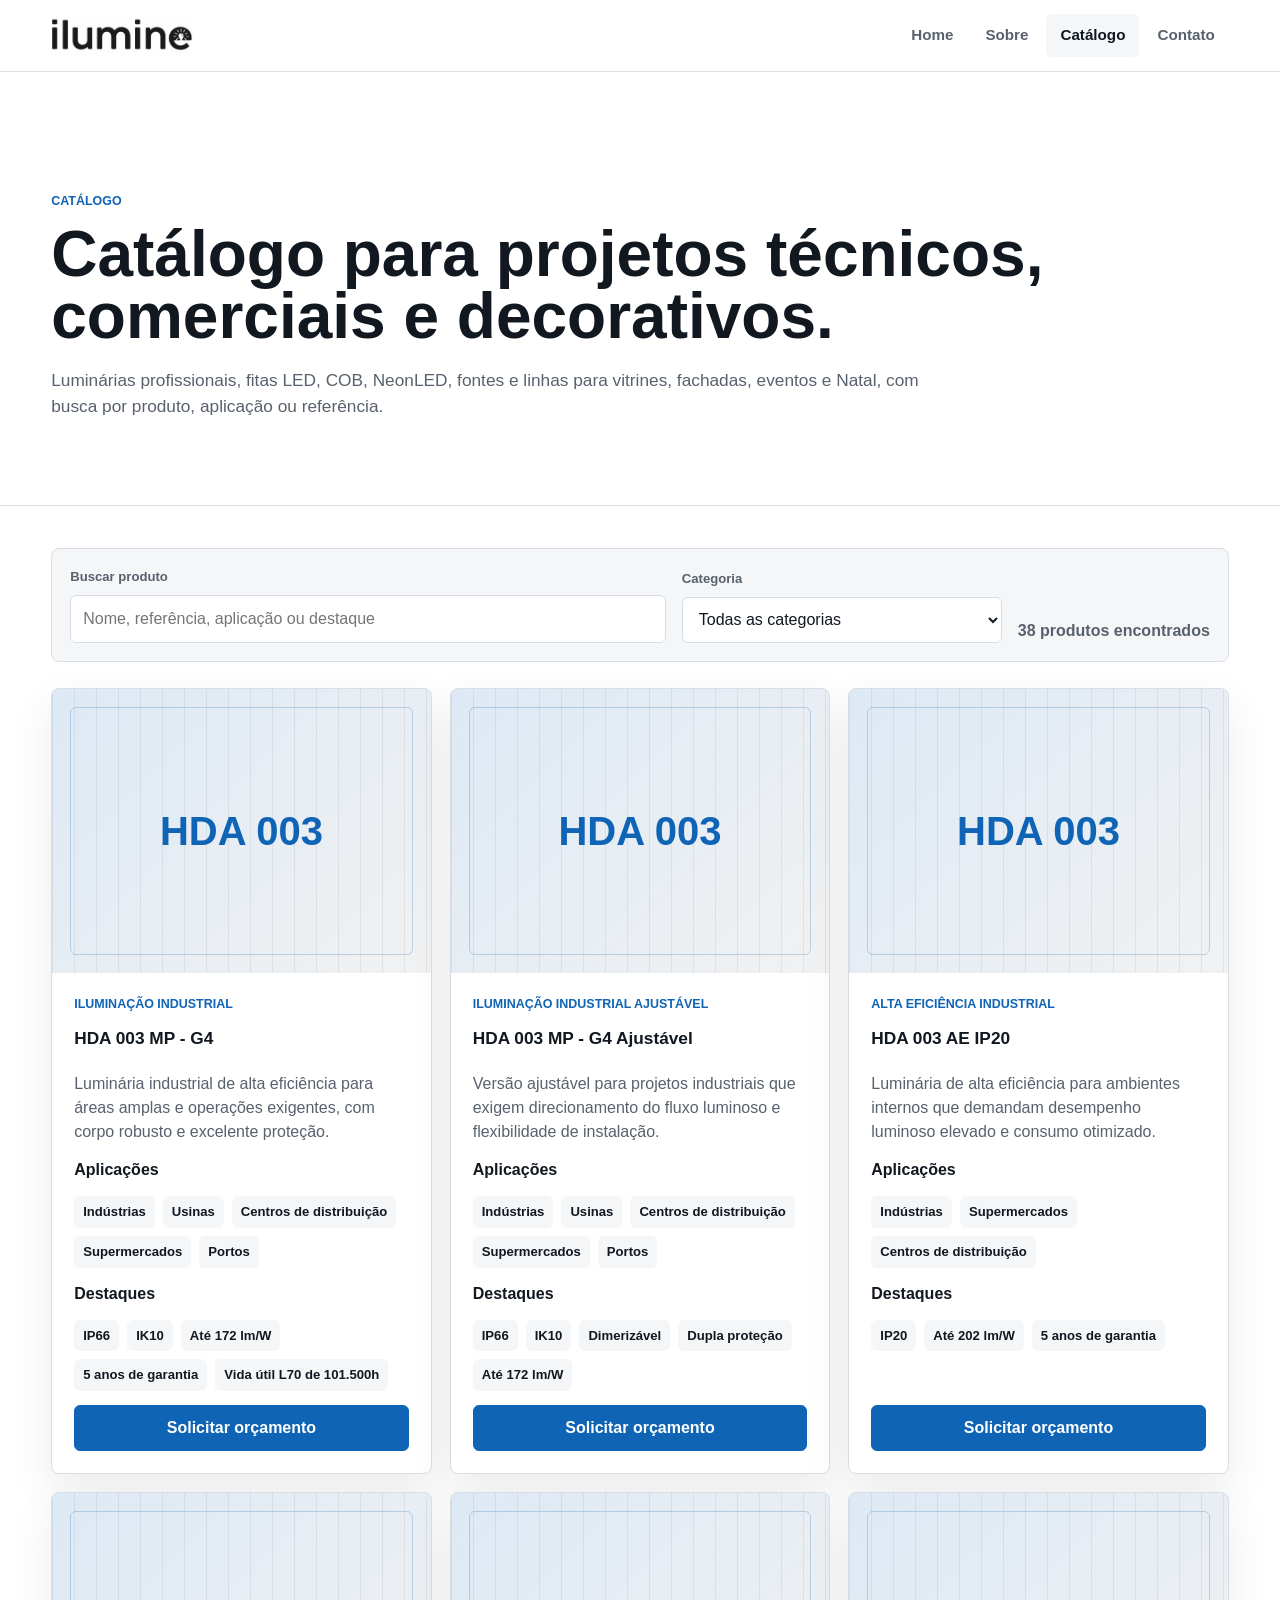
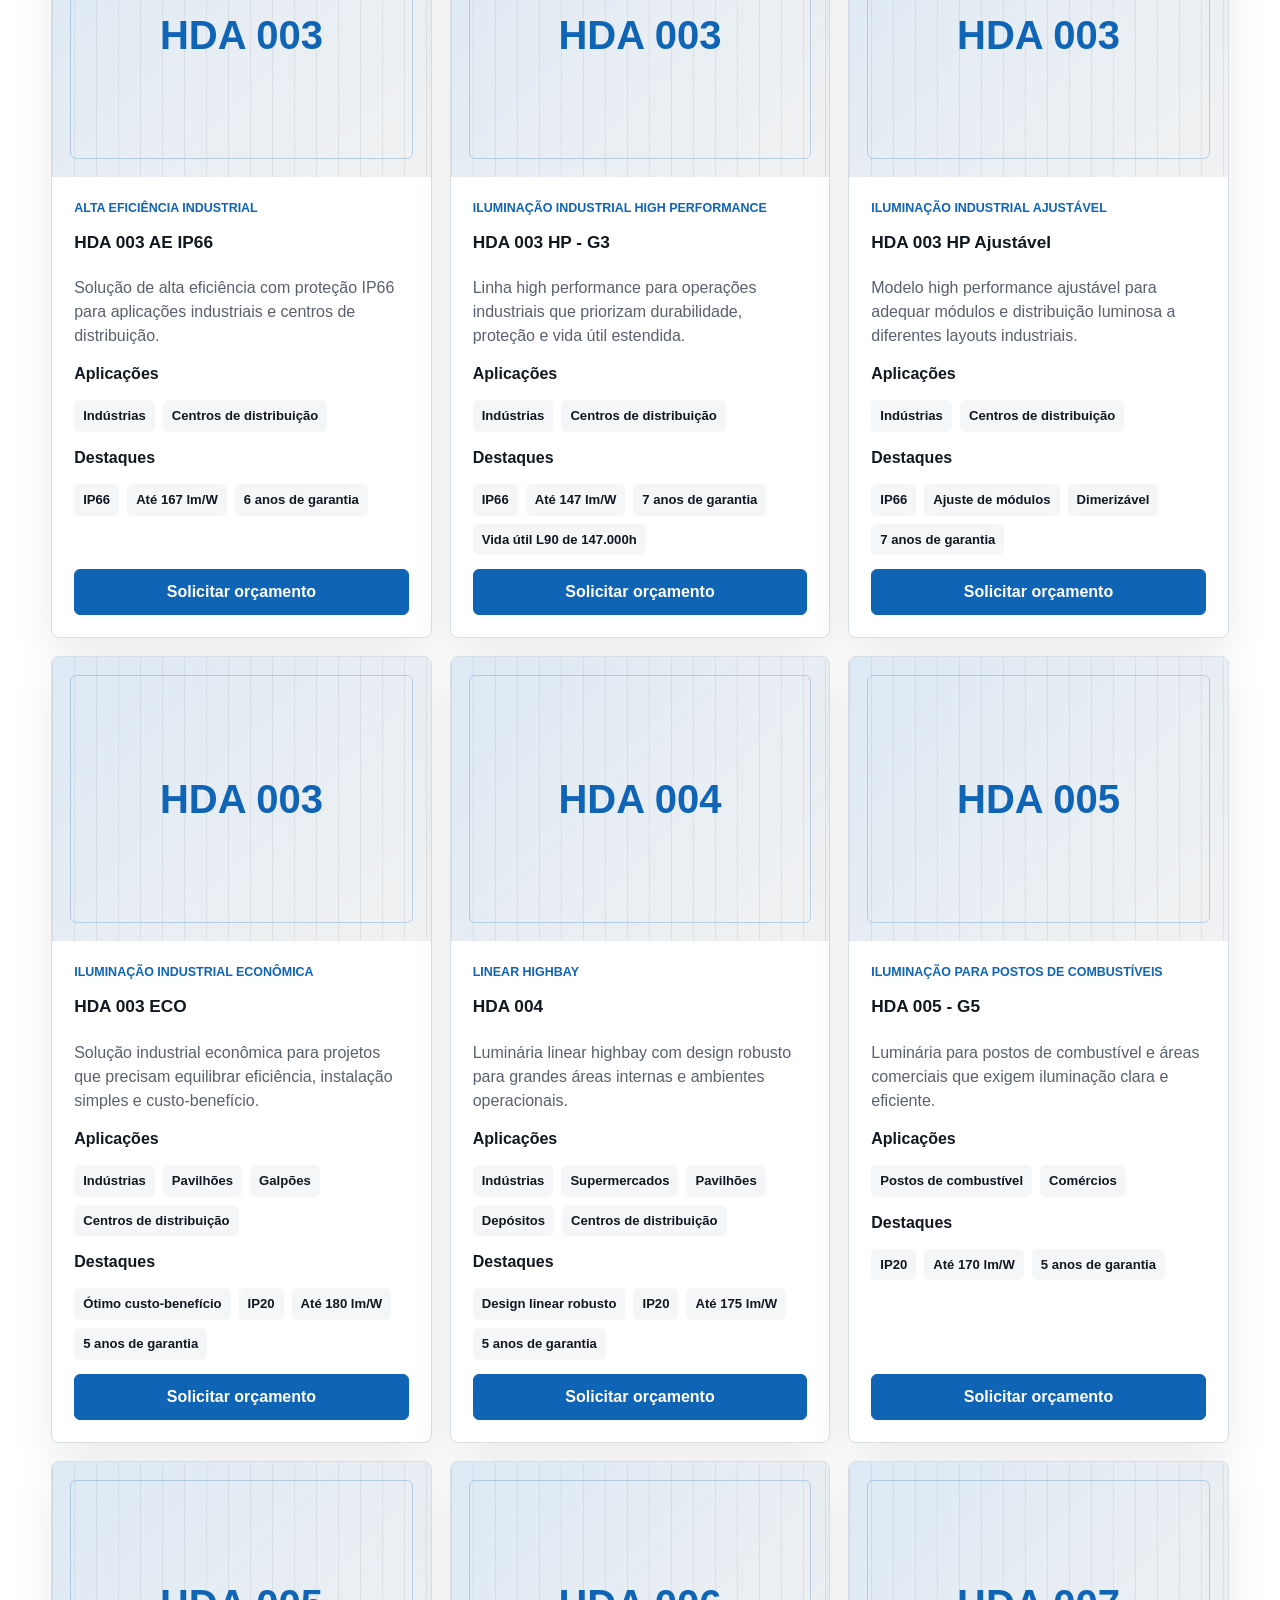
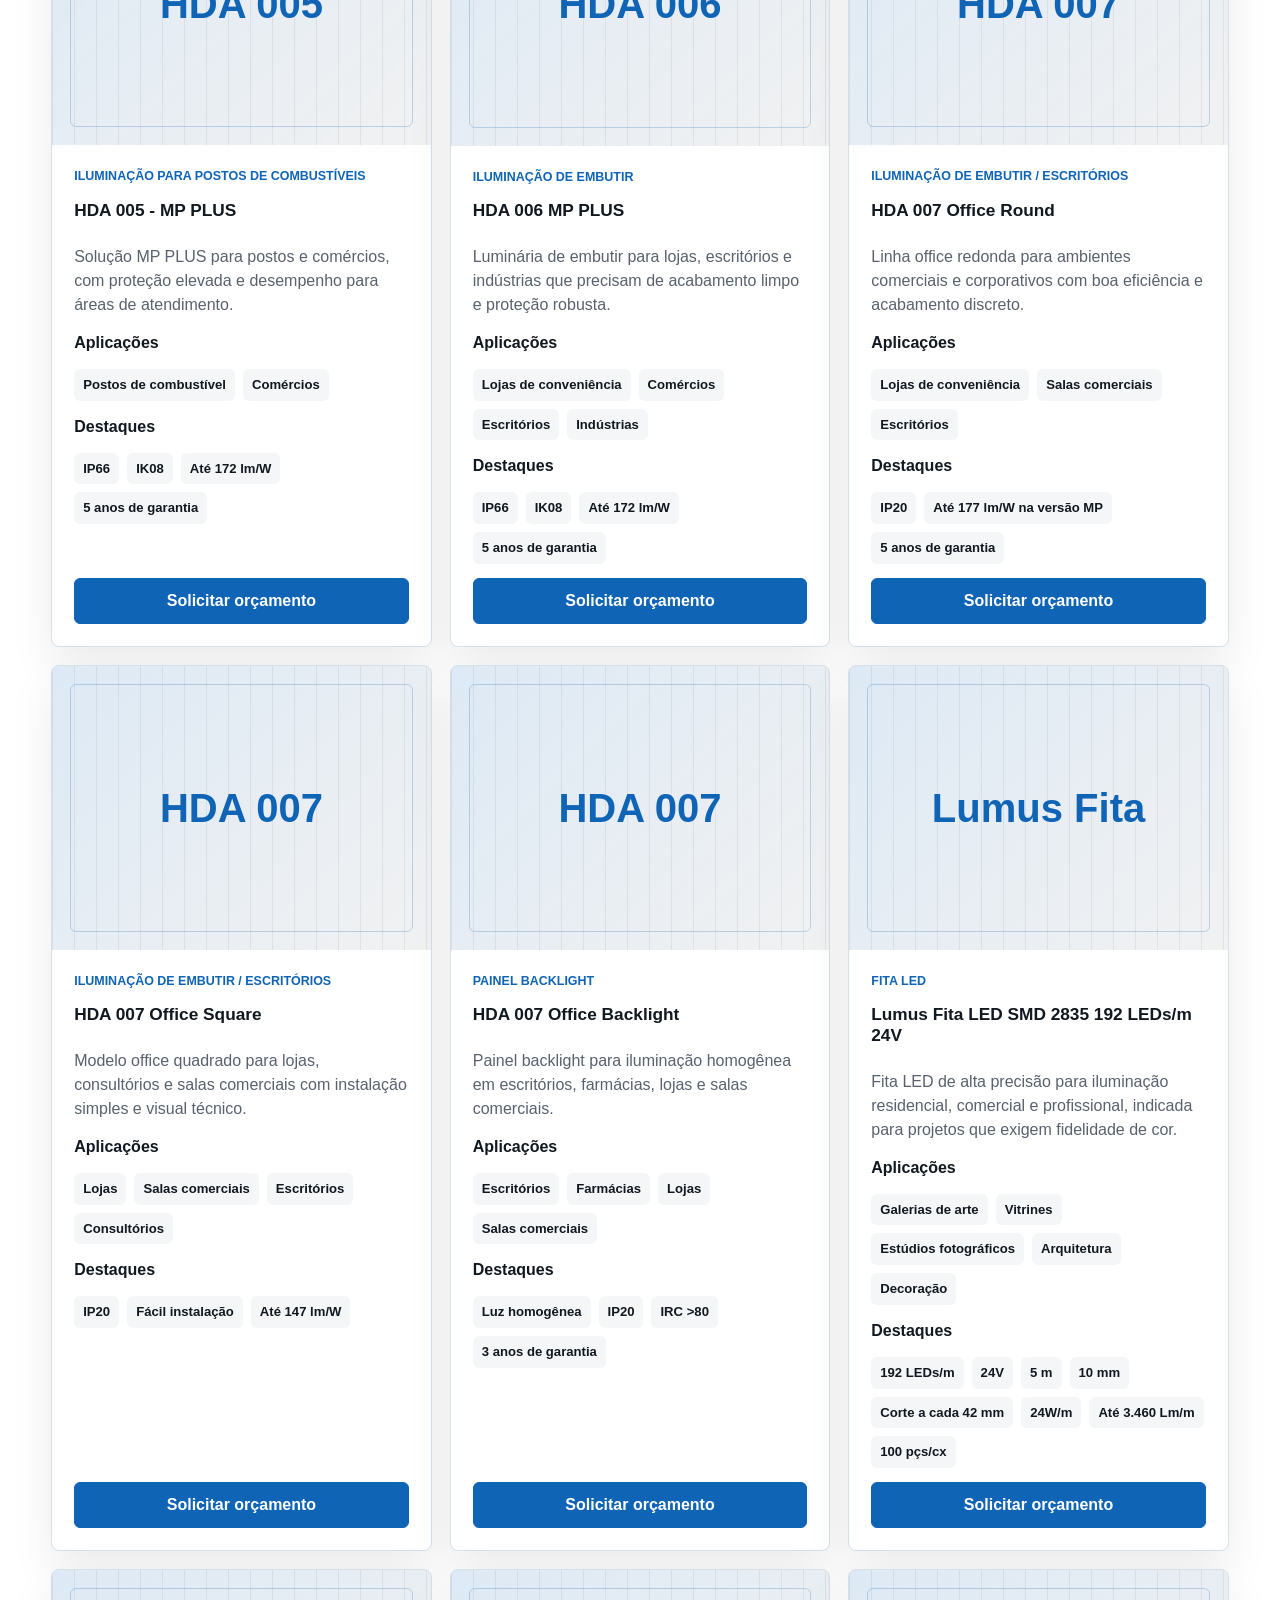
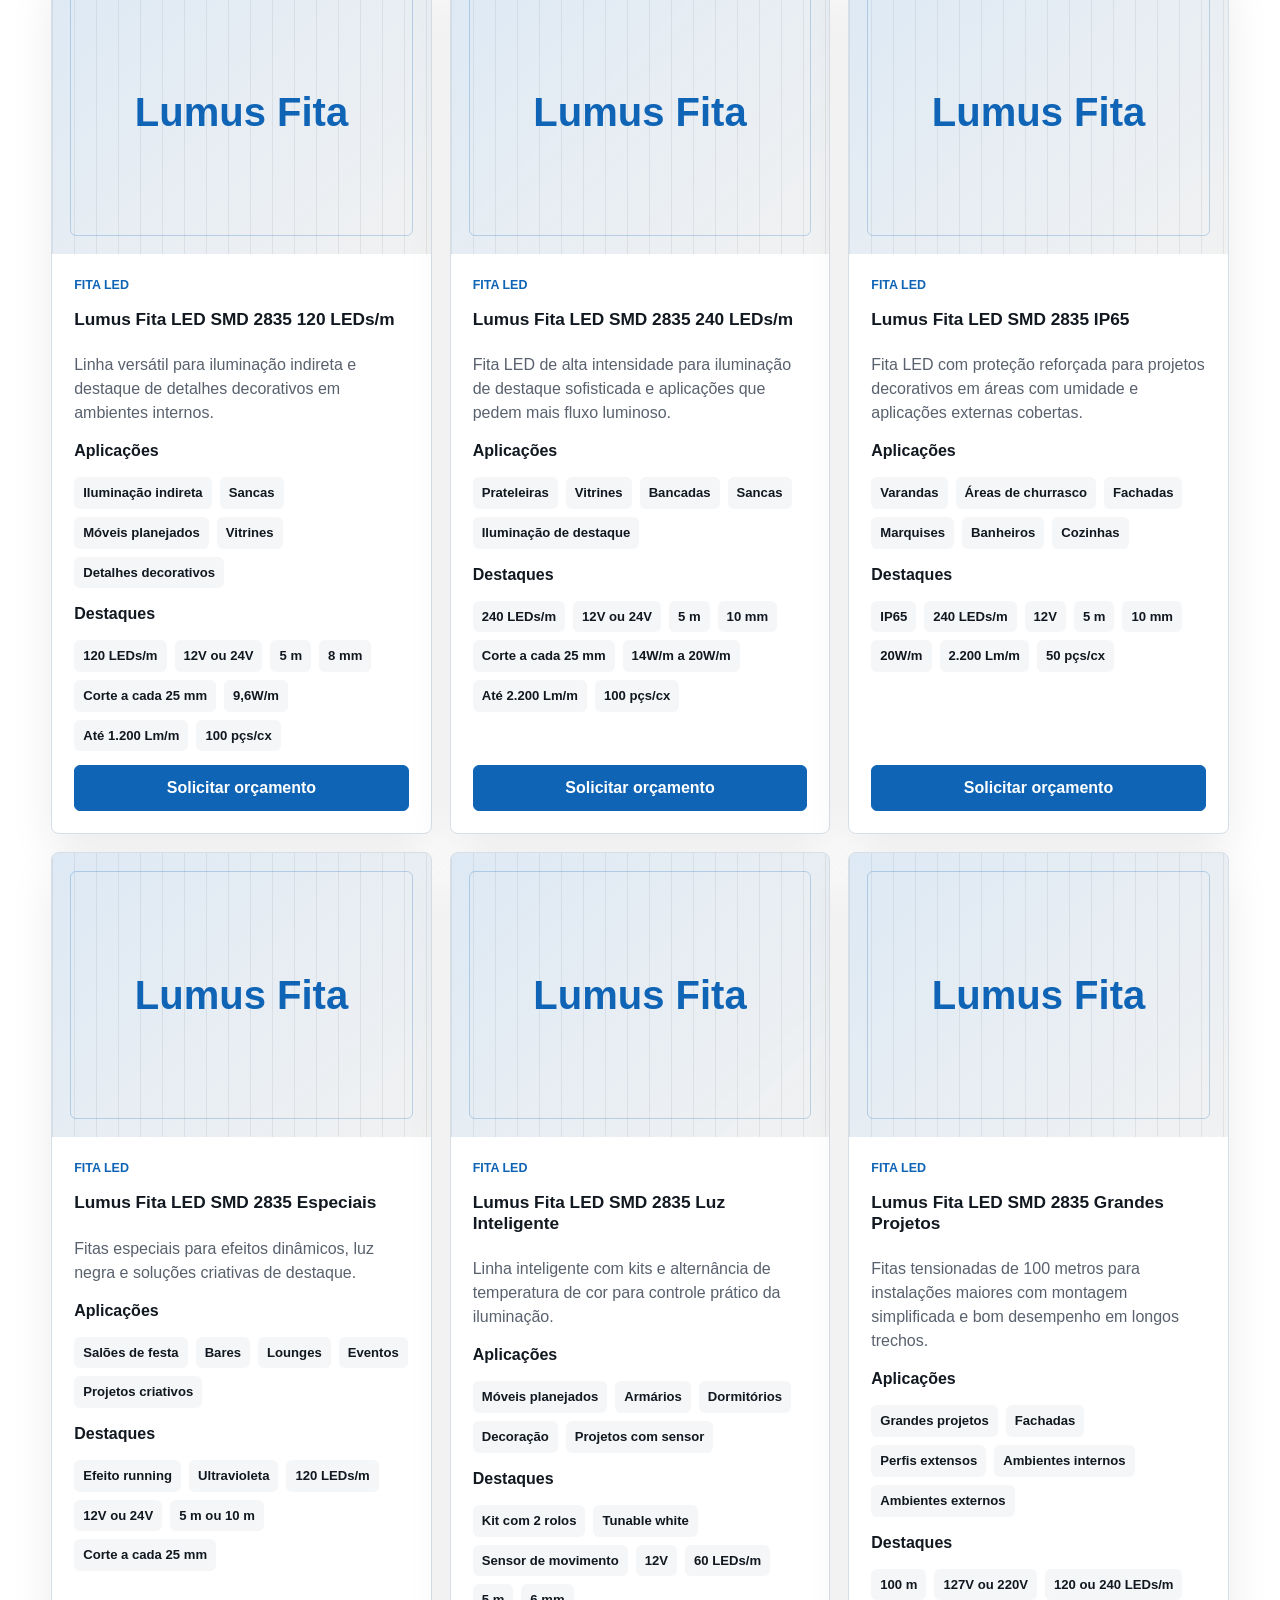
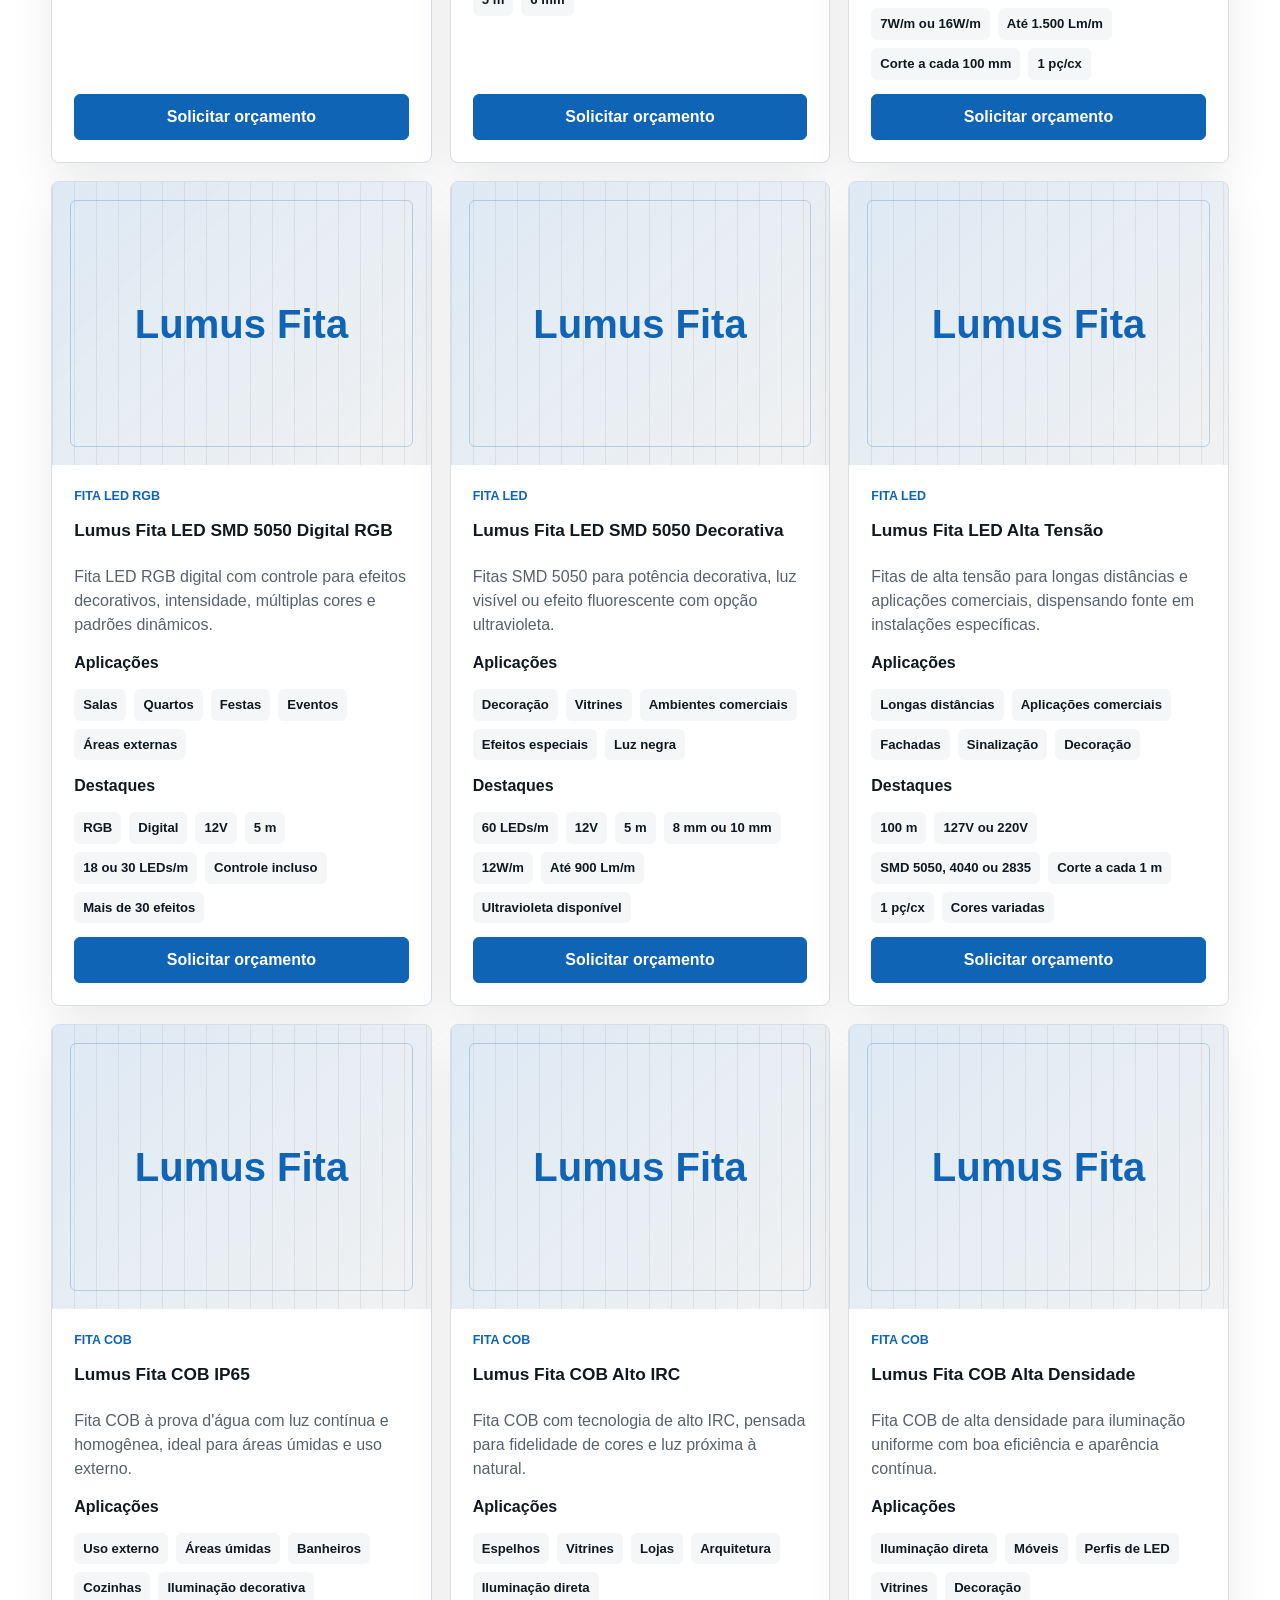
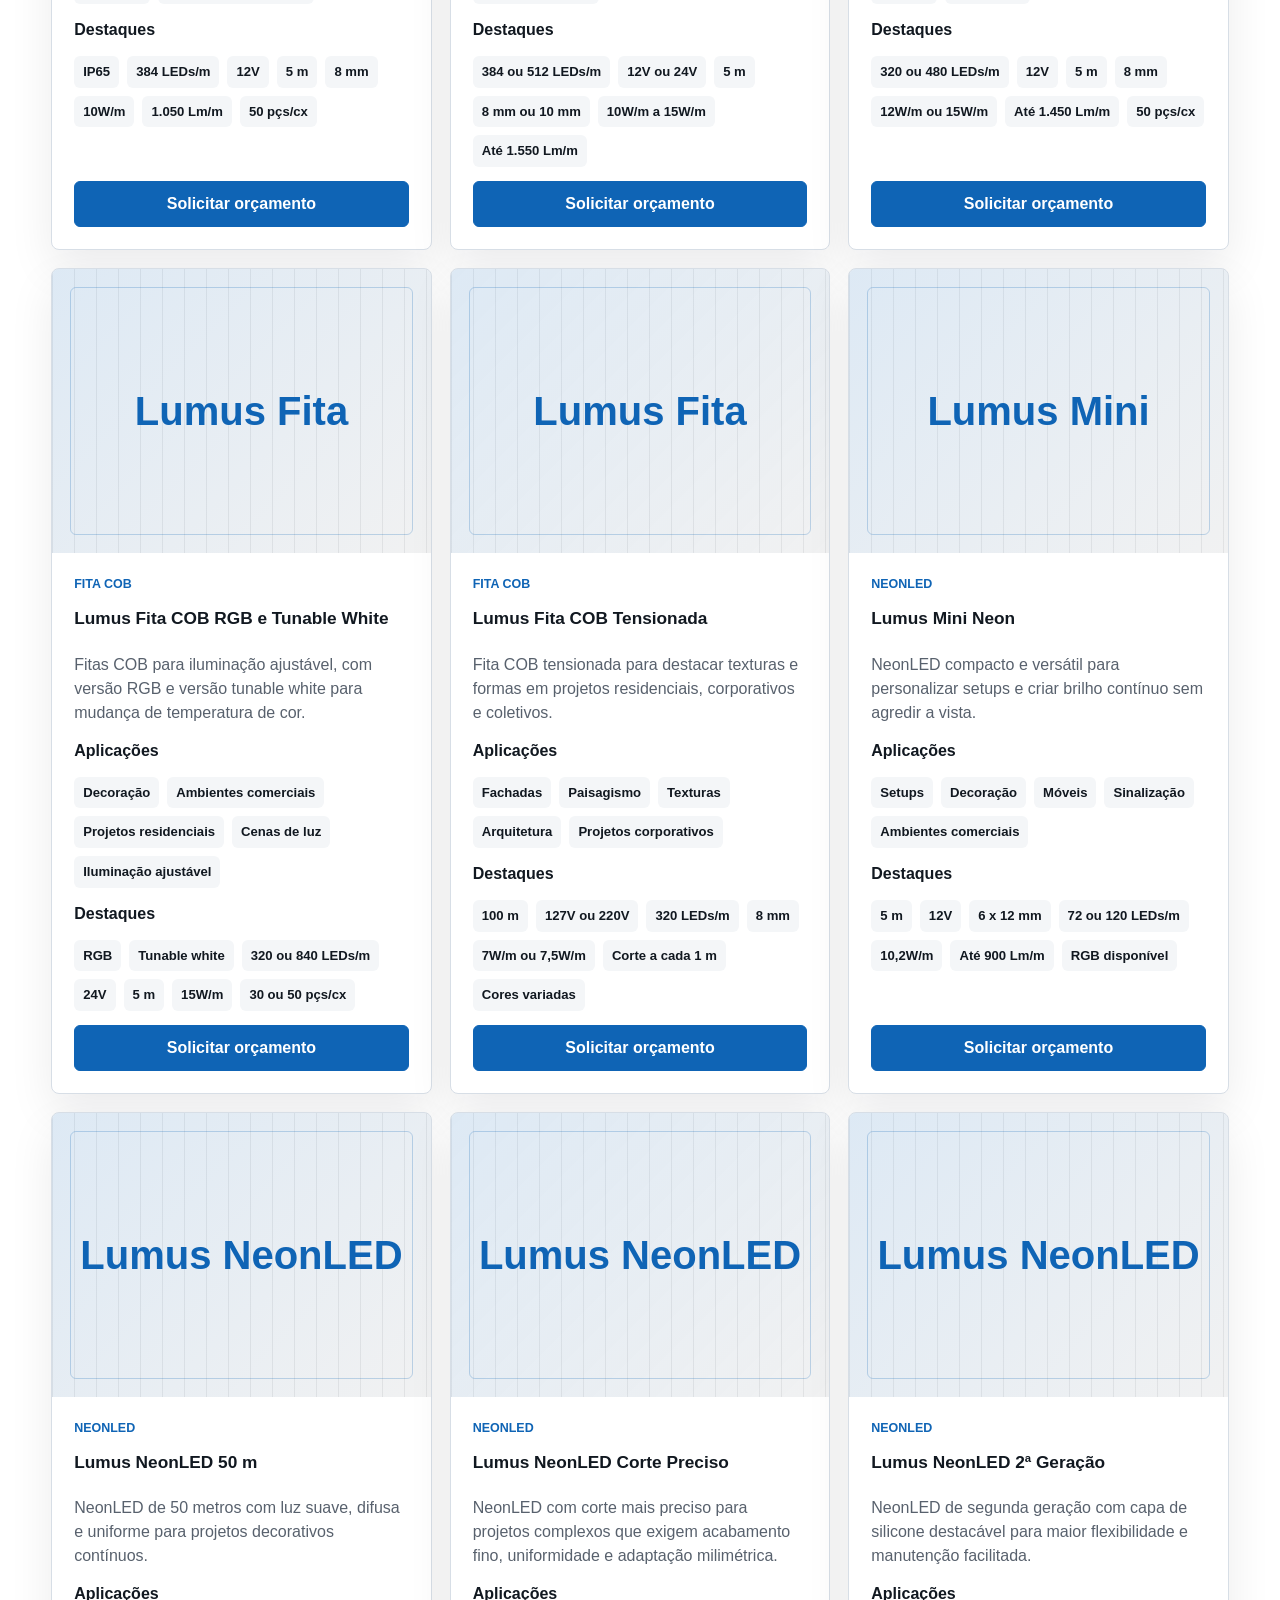
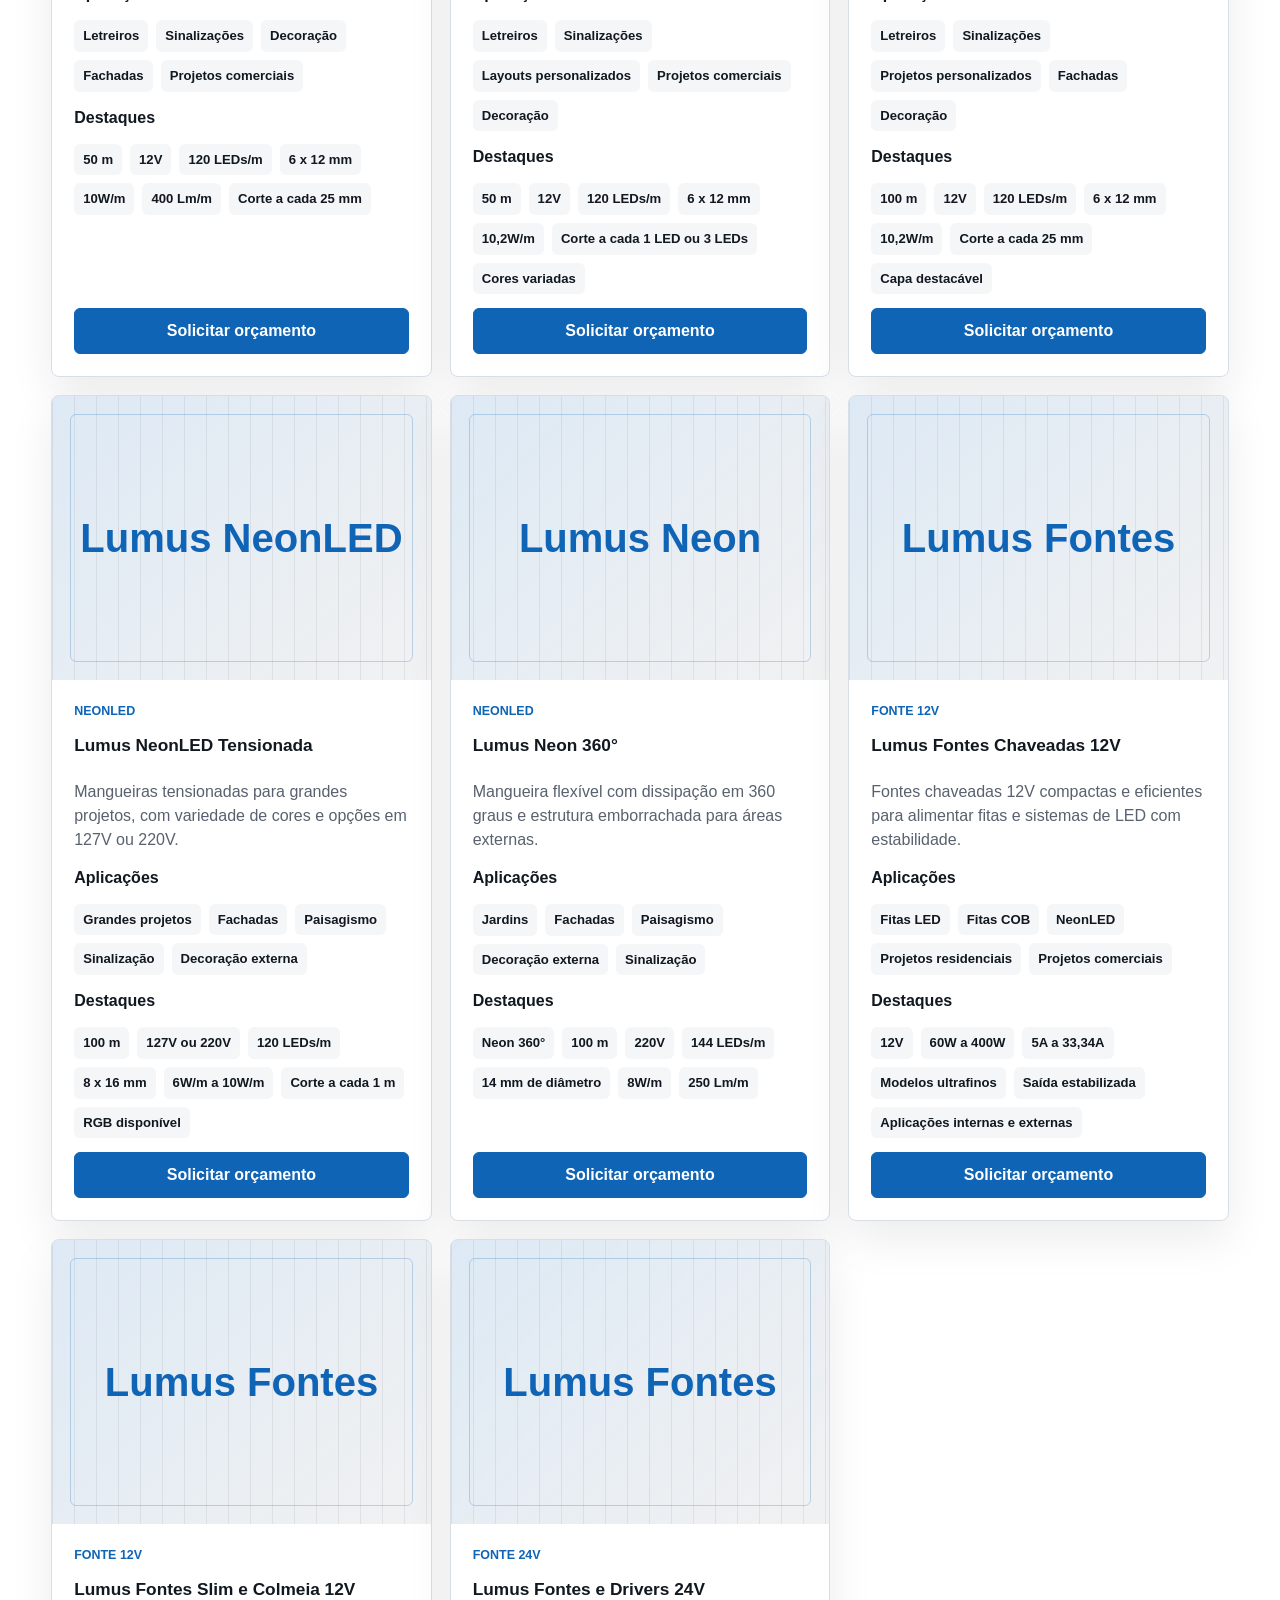
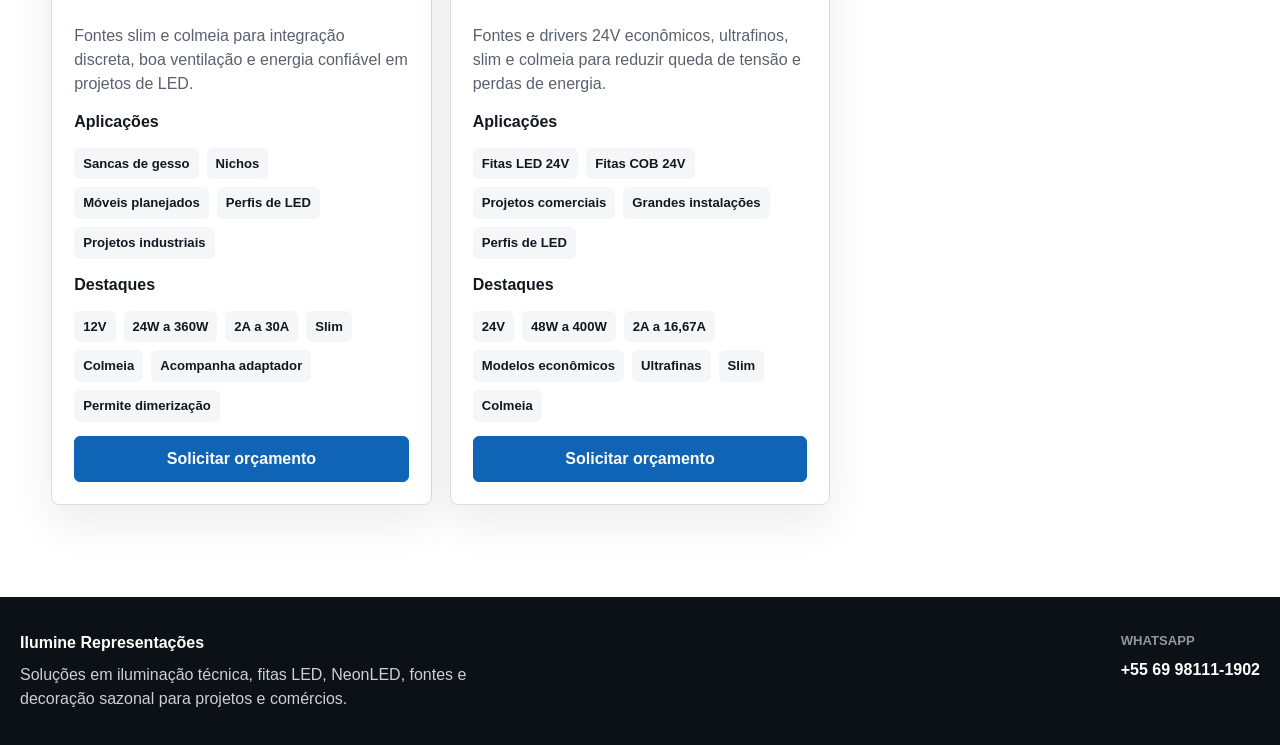
<file: ilumine-site/catalogo.html>
<!doctype html>
<html lang="pt-BR">
  <head>
    <meta charset="utf-8">
    <meta name="viewport" content="width=device-width, initial-scale=1">
    <meta
      name="description"
      content="Catálogo de luminárias, fitas LED, NeonLED, fontes e soluções decorativas da Ilumine Representações."
    >
    <title>Catálogo | Ilumine Representações</title>
    <link rel="stylesheet" href="assets/css/style.css">
  </head>
  <body>
    <header class="site-header">
      <a class="brand" href="index.html" aria-label="Ilumine Representações">
        <img class="brand-logo" src="assets/img/logo-preta.png" alt="" data-logo>
        <span class="brand-mark" aria-hidden="true">IL</span>
        <span class="brand-name">Ilumine Representações</span>
      </a>

      <button class="nav-toggle" type="button" aria-label="Abrir menu" aria-expanded="false" data-nav-toggle>
        <span></span>
        <span></span>
        <span></span>
      </button>

      <nav class="site-nav" aria-label="Navegação principal" data-site-nav>
        <a href="index.html">Home</a>
        <a href="sobre.html">Sobre</a>
        <a href="catalogo.html">Catálogo</a>
        <a href="contato.html">Contato</a>
      </nav>
    </header>

    <main>
      <section class="page-hero">
        <p class="eyebrow">Catálogo</p>
        <h1>Catálogo para projetos técnicos, comerciais e decorativos.</h1>
        <p>
          Luminárias profissionais, fitas LED, COB, NeonLED, fontes e linhas para vitrines, fachadas, eventos e Natal,
          com busca por produto, aplicação ou referência.
        </p>
      </section>

      <section class="section catalog-section">
        <div class="catalog-toolbar" aria-label="Filtros do catálogo">
          <label class="field">
            <span>Buscar produto</span>
            <input type="search" placeholder="Nome, referência, aplicação ou destaque" data-catalog-search>
          </label>
          <label class="field">
            <span>Categoria</span>
            <select data-catalog-category>
              <option value="">Todas as categorias</option>
            </select>
          </label>
          <p class="catalog-count" data-catalog-count>Carregando catálogo...</p>
        </div>

        <div class="catalog-grid" data-catalog-list aria-live="polite"></div>
      </section>
    </main>

    <footer class="site-footer">
      <div>
        <strong>Ilumine Representações</strong>
        <p>Soluções em iluminação técnica, fitas LED, NeonLED, fontes e decoração sazonal para projetos e comércios.</p>
      </div>
      <div>
        <span>WhatsApp</span>
        <a href="#" data-whatsapp-general>+55 69 98111-1902</a>
      </div>
    </footer>

    <script src="assets/js/main.js"></script>
    <script src="assets/js/catalogo.js"></script>
  </body>
</html>
</file>
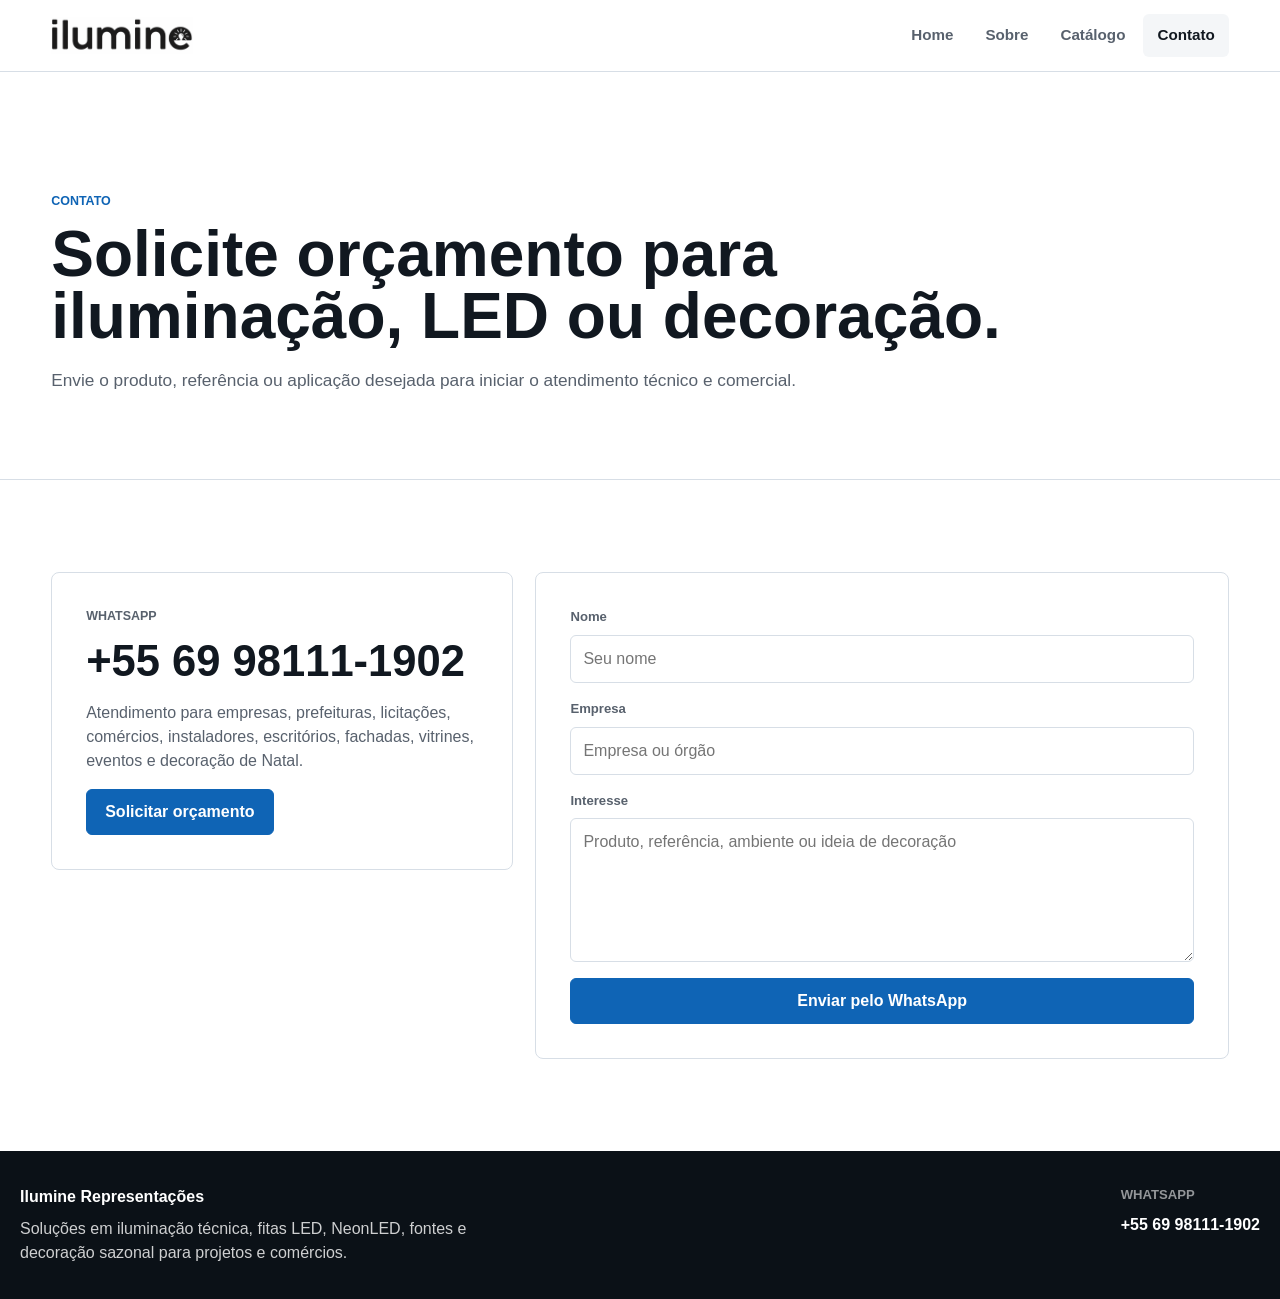
<file: ilumine-site/contato.html>
<!doctype html>
<html lang="pt-BR">
  <head>
    <meta charset="utf-8">
    <meta name="viewport" content="width=device-width, initial-scale=1">
    <meta
      name="description"
      content="Entre em contato com a Ilumine Representações para solicitar orçamento de iluminação, LED e decoração."
    >
    <title>Contato | Ilumine Representações</title>
    <link rel="stylesheet" href="assets/css/style.css">
  </head>
  <body>
    <header class="site-header">
      <a class="brand" href="index.html" aria-label="Ilumine Representações">
        <img class="brand-logo" src="assets/img/logo-preta.png" alt="" data-logo>
        <span class="brand-mark" aria-hidden="true">IL</span>
        <span class="brand-name">Ilumine Representações</span>
      </a>

      <button class="nav-toggle" type="button" aria-label="Abrir menu" aria-expanded="false" data-nav-toggle>
        <span></span>
        <span></span>
        <span></span>
      </button>

      <nav class="site-nav" aria-label="Navegação principal" data-site-nav>
        <a href="index.html">Home</a>
        <a href="sobre.html">Sobre</a>
        <a href="catalogo.html">Catálogo</a>
        <a href="contato.html">Contato</a>
      </nav>
    </header>

    <main>
      <section class="page-hero">
        <p class="eyebrow">Contato</p>
        <h1>Solicite orçamento para iluminação, LED ou decoração.</h1>
        <p>
          Envie o produto, referência ou aplicação desejada para iniciar o atendimento técnico e comercial.
        </p>
      </section>

      <section class="section contact-layout">
        <div class="contact-panel">
          <p class="eyebrow">WhatsApp</p>
          <h2>+55 69 98111-1902</h2>
          <p>
            Atendimento para empresas, prefeituras, licitações, comércios, instaladores, escritórios, fachadas,
            vitrines, eventos e decoração de Natal.
          </p>
          <a class="button button-primary" href="#" data-whatsapp-general>Solicitar orçamento</a>
        </div>

        <form class="contact-form" id="contact-form">
          <label class="field">
            <span>Nome</span>
            <input type="text" name="nome" autocomplete="name" placeholder="Seu nome">
          </label>
          <label class="field">
            <span>Empresa</span>
            <input type="text" name="empresa" autocomplete="organization" placeholder="Empresa ou órgão">
          </label>
          <label class="field">
            <span>Interesse</span>
            <textarea name="interesse" rows="5" placeholder="Produto, referência, ambiente ou ideia de decoração"></textarea>
          </label>
          <button class="button button-primary" type="submit">Enviar pelo WhatsApp</button>
        </form>
      </section>
    </main>

    <footer class="site-footer">
      <div>
        <strong>Ilumine Representações</strong>
        <p>Soluções em iluminação técnica, fitas LED, NeonLED, fontes e decoração sazonal para projetos e comércios.</p>
      </div>
      <div>
        <span>WhatsApp</span>
        <a href="#" data-whatsapp-general>+55 69 98111-1902</a>
      </div>
    </footer>

    <script src="assets/js/main.js"></script>
  </body>
</html>
</file>
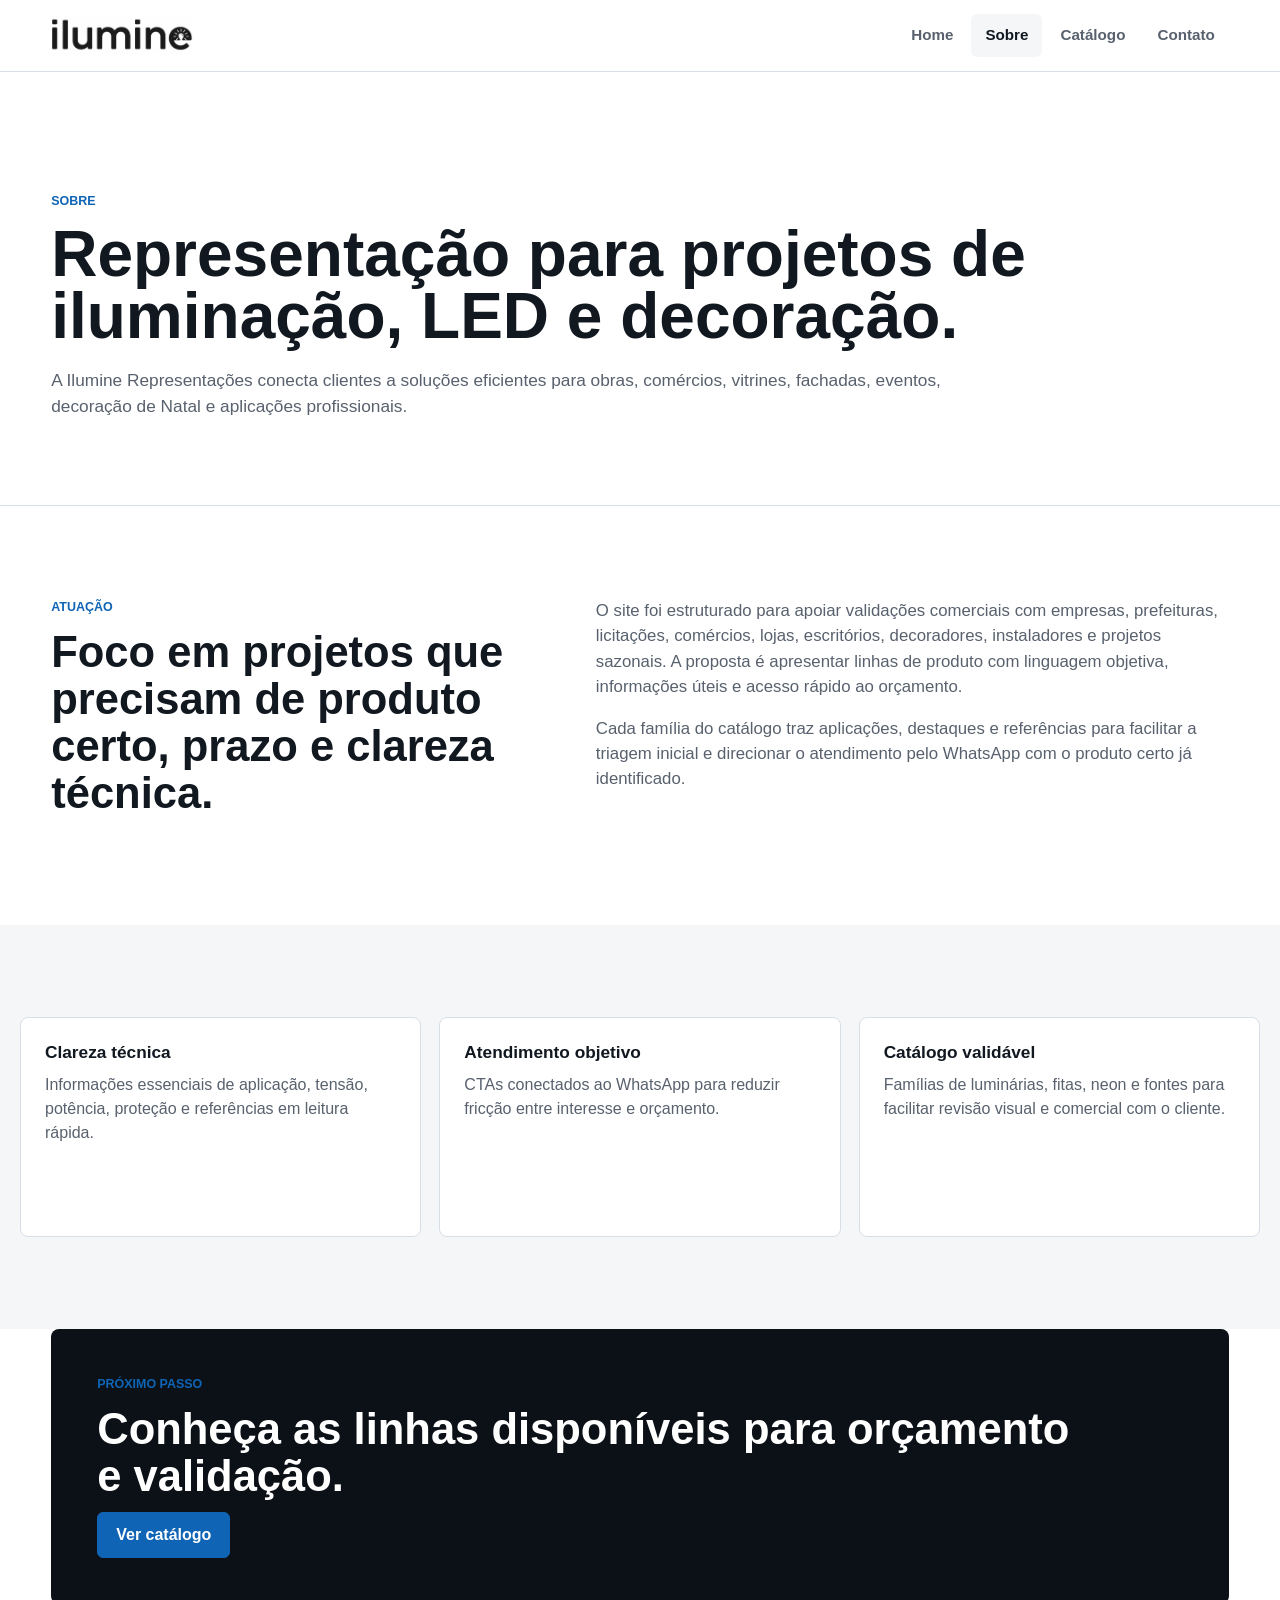
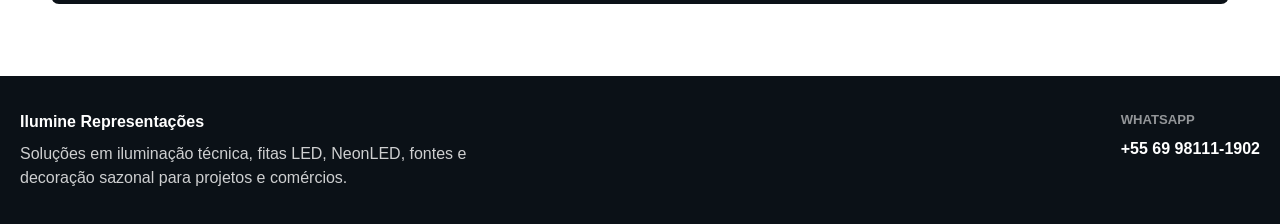
<file: ilumine-site/sobre.html>
<!doctype html>
<html lang="pt-BR">
  <head>
    <meta charset="utf-8">
    <meta name="viewport" content="width=device-width, initial-scale=1">
    <meta
      name="description"
      content="Conheça a Ilumine Representações e seu foco em iluminação técnica, LED e decoração sazonal."
    >
    <title>Sobre | Ilumine Representações</title>
    <link rel="stylesheet" href="assets/css/style.css">
  </head>
  <body>
    <header class="site-header">
      <a class="brand" href="index.html" aria-label="Ilumine Representações">
        <img class="brand-logo" src="assets/img/logo-preta.png" alt="" data-logo>
        <span class="brand-mark" aria-hidden="true">IL</span>
        <span class="brand-name">Ilumine Representações</span>
      </a>

      <button class="nav-toggle" type="button" aria-label="Abrir menu" aria-expanded="false" data-nav-toggle>
        <span></span>
        <span></span>
        <span></span>
      </button>

      <nav class="site-nav" aria-label="Navegação principal" data-site-nav>
        <a href="index.html">Home</a>
        <a href="sobre.html">Sobre</a>
        <a href="catalogo.html">Catálogo</a>
        <a href="contato.html">Contato</a>
      </nav>
    </header>

    <main>
      <section class="page-hero">
        <p class="eyebrow">Sobre</p>
        <h1>Representação para projetos de iluminação, LED e decoração.</h1>
        <p>
          A Ilumine Representações conecta clientes a soluções eficientes para obras, comércios, vitrines, fachadas,
          eventos, decoração de Natal e aplicações profissionais.
        </p>
      </section>

      <section class="section split-section">
        <div>
          <p class="eyebrow">Atuação</p>
          <h2>Foco em projetos que precisam de produto certo, prazo e clareza técnica.</h2>
        </div>
        <div class="rich-text">
          <p>
            O site foi estruturado para apoiar validações comerciais com empresas, prefeituras, licitações, comércios,
            lojas, escritórios, decoradores, instaladores e projetos sazonais. A proposta é apresentar linhas de produto
            com linguagem objetiva, informações úteis e acesso rápido ao orçamento.
          </p>
          <p>
            Cada família do catálogo traz aplicações, destaques e referências para facilitar a triagem inicial e
            direcionar o atendimento pelo WhatsApp com o produto certo já identificado.
          </p>
        </div>
      </section>

      <section class="section section-muted">
        <div class="value-grid">
          <article class="value-card">
            <h3>Clareza técnica</h3>
            <p>Informações essenciais de aplicação, tensão, potência, proteção e referências em leitura rápida.</p>
          </article>
          <article class="value-card">
            <h3>Atendimento objetivo</h3>
            <p>CTAs conectados ao WhatsApp para reduzir fricção entre interesse e orçamento.</p>
          </article>
          <article class="value-card">
            <h3>Catálogo validável</h3>
            <p>Famílias de luminárias, fitas, neon e fontes para facilitar revisão visual e comercial com o cliente.</p>
          </article>
        </div>
      </section>

      <section class="section cta-section">
        <div>
          <p class="eyebrow">Próximo passo</p>
          <h2>Conheça as linhas disponíveis para orçamento e validação.</h2>
        </div>
        <a class="button button-primary" href="catalogo.html">Ver catálogo</a>
      </section>
    </main>

    <footer class="site-footer">
      <div>
        <strong>Ilumine Representações</strong>
        <p>Soluções em iluminação técnica, fitas LED, NeonLED, fontes e decoração sazonal para projetos e comércios.</p>
      </div>
      <div>
        <span>WhatsApp</span>
        <a href="#" data-whatsapp-general>+55 69 98111-1902</a>
      </div>
    </footer>

    <script src="assets/js/main.js"></script>
  </body>
</html>
</file>
<file: assets/css/style.css>
:root {
  --color-bg: #ffffff;
  --color-surface: #f4f6f8;
  --color-surface-strong: #e8edf2;
  --color-text: #111820;
  --color-muted: #58616d;
  --color-line: #d7dee6;
  --color-dark: #0b1117;
  --color-blue: #0f64b5;
  --color-blue-dark: #094b89;
  --color-blue-soft: #e8f2fb;
  --shadow-soft: 0 18px 45px rgba(11, 17, 23, 0.08);
  --radius: 8px;
  --container: 1520px;
  --gutter: clamp(20px, 4vw, 72px);
}

* {
  box-sizing: border-box;
}

html {
  scroll-behavior: smooth;
}

body {
  margin: 0;
  color: var(--color-text);
  background: var(--color-bg);
  font-family: Arial, Helvetica, sans-serif;
  line-height: 1.5;
}

img {
  display: block;
  max-width: 100%;
}

a {
  color: inherit;
  text-decoration: none;
}

button,
input,
select,
textarea {
  font: inherit;
}

.site-header {
  position: sticky;
  top: 0;
  z-index: 20;
  display: flex;
  align-items: center;
  justify-content: space-between;
  min-height: 72px;
  padding: 0 var(--gutter);
  background: rgba(255, 255, 255, 0.94);
  border-bottom: 1px solid var(--color-line);
  backdrop-filter: blur(14px);
}

.brand {
  display: inline-flex;
  align-items: center;
  gap: 14px;
  min-width: 0;
  font-weight: 700;
}

.brand-logo {
  width: clamp(142px, 11vw, 190px);
  height: auto;
  max-height: 48px;
  object-fit: contain;
}

.brand-logo.is-hidden {
  display: none;
}

.brand-mark {
  display: inline-grid;
  place-items: center;
  width: 44px;
  height: 44px;
  color: #ffffff;
  background: var(--color-dark);
  border-radius: 6px;
  font-size: 0.85rem;
  letter-spacing: 0;
}

.brand-logo:not(.is-hidden) + .brand-mark {
  display: none;
}

.brand-name {
  display: none;
  white-space: nowrap;
}

.brand-logo.is-hidden ~ .brand-name {
  display: inline;
}

.site-nav {
  display: flex;
  align-items: center;
  gap: 4px;
}

.site-nav a {
  padding: 10px 14px;
  color: var(--color-muted);
  border-radius: 6px;
  font-size: 0.95rem;
  font-weight: 700;
}

.site-nav a:hover,
.site-nav a.is-active {
  color: var(--color-text);
  background: var(--color-surface);
}

.nav-toggle {
  display: none;
  width: 42px;
  height: 42px;
  padding: 0;
  background: transparent;
  border: 1px solid var(--color-line);
  border-radius: 6px;
}

.nav-toggle span {
  display: block;
  width: 18px;
  height: 2px;
  margin: 4px auto;
  background: var(--color-text);
}

.hero {
  display: grid;
  align-items: end;
  min-height: min(760px, 78vh);
  padding: clamp(92px, 10vw, 146px) var(--gutter) clamp(44px, 7vw, 76px);
  color: #ffffff;
  background:
    linear-gradient(90deg, rgba(7, 12, 18, 0.92), rgba(7, 12, 18, 0.72), rgba(7, 12, 18, 0.28)),
    linear-gradient(135deg, #111820 0%, #202a35 48%, #0f64b5 100%),
    url("../img/hero-industrial.jpg");
  background-position: center;
  background-size: cover;
}

.hero-content,
.page-hero,
.section,
.site-footer {
  width: min(100%, var(--container));
  margin-inline: auto;
}

.hero-content {
  max-width: none;
}

.eyebrow {
  margin: 0 0 12px;
  color: var(--color-blue);
  font-size: 0.78rem;
  font-weight: 800;
  letter-spacing: 0;
  text-transform: uppercase;
}

.hero .eyebrow {
  color: #9ed0ff;
}

h1,
h2,
h3,
p {
  margin-top: 0;
}

h1 {
  max-width: 1040px;
  margin-bottom: 20px;
  font-size: clamp(2.45rem, 5vw, 5.35rem);
  line-height: 0.98;
  letter-spacing: 0;
}

h2 {
  margin-bottom: 16px;
  font-size: clamp(1.8rem, 3.4vw, 3rem);
  line-height: 1.08;
  letter-spacing: 0;
}

h3 {
  margin-bottom: 10px;
  font-size: 1.08rem;
  line-height: 1.2;
}

.hero-copy {
  max-width: 780px;
  margin-bottom: 28px;
  color: rgba(255, 255, 255, 0.84);
  font-size: clamp(1.05rem, 2vw, 1.28rem);
}

.hero-actions,
.cta-section {
  display: flex;
  flex-wrap: wrap;
  gap: 12px;
  align-items: center;
}

.button {
  display: inline-flex;
  align-items: center;
  justify-content: center;
  min-height: 46px;
  padding: 12px 18px;
  border: 1px solid transparent;
  border-radius: 6px;
  cursor: pointer;
  font-weight: 800;
  line-height: 1;
  transition: background-color 160ms ease, border-color 160ms ease, color 160ms ease, transform 160ms ease;
}

.button:hover {
  transform: translateY(-1px);
}

.button-primary {
  color: #ffffff;
  background: var(--color-blue);
  border-color: var(--color-blue);
}

.button-primary:hover {
  background: var(--color-blue-dark);
  border-color: var(--color-blue-dark);
}

.button-secondary {
  color: #ffffff;
  background: rgba(255, 255, 255, 0.08);
  border-color: rgba(255, 255, 255, 0.34);
}

.button-secondary:hover {
  background: rgba(255, 255, 255, 0.16);
}

.hero-metrics {
  display: grid;
  grid-template-columns: repeat(3, minmax(0, 1fr));
  gap: 1px;
  max-width: 980px;
  margin: 46px 0 0;
  background: rgba(255, 255, 255, 0.18);
  border: 1px solid rgba(255, 255, 255, 0.18);
}

.hero-metrics div {
  padding: 18px;
  background: rgba(8, 14, 20, 0.52);
}

.hero-metrics dt {
  margin-bottom: 4px;
  font-size: 1.45rem;
  font-weight: 800;
}

.hero-metrics dd {
  margin: 0;
  color: rgba(255, 255, 255, 0.76);
  font-size: 0.9rem;
}

.section {
  padding: clamp(56px, 8vw, 92px) var(--gutter);
}

.section-muted {
  width: 100%;
  max-width: none;
  padding-inline: max(20px, calc((100vw - var(--container)) / 2));
  background: var(--color-surface);
}

.section-heading {
  max-width: 900px;
  margin-bottom: 34px;
}

.category-grid,
.featured-grid,
.catalog-grid,
.value-grid {
  display: grid;
  grid-template-columns: repeat(auto-fit, minmax(min(100%, 250px), 1fr));
  gap: 18px;
}

.category-grid,
.featured-grid,
.value-grid {
  align-items: start;
}

.category-card,
.value-card,
.product-card,
.contact-panel,
.contact-form {
  background: #ffffff;
  border: 1px solid var(--color-line);
  border-radius: var(--radius);
}

.category-card,
.value-card {
  min-height: 220px;
  padding: 24px;
}

.category-index {
  display: inline-block;
  margin-bottom: 34px;
  color: var(--color-blue);
  font-size: 0.8rem;
  font-weight: 800;
}

.category-card p,
.value-card p,
.rich-text p,
.technical-copy p,
.contact-panel p {
  color: var(--color-muted);
}

.technical-band {
  display: grid;
  grid-template-columns: minmax(0, 1.1fr) minmax(360px, 0.9fr);
  gap: clamp(28px, 6vw, 84px);
  align-items: start;
}

.technical-list {
  display: grid;
  gap: 10px;
}

.technical-list span {
  padding: 16px 18px;
  color: var(--color-text);
  background: var(--color-surface);
  border: 1px solid var(--color-line);
  border-radius: 6px;
  font-weight: 800;
}

.cta-section {
  justify-content: space-between;
  width: min(calc(100% - (var(--gutter) * 2)), var(--container));
  margin-bottom: clamp(42px, 7vw, 72px);
  padding: clamp(28px, 5vw, 46px);
  color: #ffffff;
  background: var(--color-dark);
  border-radius: var(--radius);
}

.cta-section h2 {
  max-width: 980px;
  margin-bottom: 0;
}

.page-hero {
  padding: clamp(72px, 11vw, 120px) var(--gutter) clamp(42px, 6vw, 68px);
  border-bottom: 1px solid var(--color-line);
}

.page-hero h1 {
  color: var(--color-text);
  font-size: clamp(2.2rem, 5vw, 4.4rem);
}

.page-hero p:not(.eyebrow) {
  max-width: 900px;
  color: var(--color-muted);
  font-size: 1.08rem;
}

.split-section {
  display: grid;
  grid-template-columns: minmax(280px, 0.85fr) minmax(0, 1.15fr);
  gap: clamp(28px, 6vw, 84px);
}

.rich-text {
  font-size: 1.05rem;
}

.value-grid {
  width: min(100%, var(--container));
  margin-inline: auto;
  grid-template-columns: repeat(auto-fit, minmax(min(100%, 280px), 1fr));
}

.catalog-section {
  padding-top: 42px;
}

.catalog-toolbar {
  display: grid;
  grid-template-columns: minmax(240px, 1fr) minmax(220px, 320px) auto;
  gap: 16px;
  align-items: end;
  margin-bottom: 26px;
  padding: 18px;
  background: var(--color-surface);
  border: 1px solid var(--color-line);
  border-radius: var(--radius);
}

.field {
  display: grid;
  gap: 8px;
}

.field span {
  color: var(--color-muted);
  font-size: 0.82rem;
  font-weight: 800;
}

.field input,
.field select,
.field textarea {
  width: 100%;
  min-height: 46px;
  padding: 11px 12px;
  color: var(--color-text);
  background: #ffffff;
  border: 1px solid var(--color-line);
  border-radius: 6px;
}

.field textarea {
  resize: vertical;
}

.field input:focus,
.field select:focus,
.field textarea:focus {
  border-color: var(--color-blue);
  outline: 3px solid var(--color-blue-soft);
}

.catalog-count {
  margin: 0;
  color: var(--color-muted);
  font-weight: 800;
  white-space: nowrap;
}

.catalog-grid {
  grid-template-columns: repeat(auto-fit, minmax(min(100%, 320px), 1fr));
  align-items: stretch;
}

.product-card {
  display: grid;
  grid-template-rows: auto 1fr;
  height: 100%;
  overflow: hidden;
  box-shadow: var(--shadow-soft);
}

.product-card.compact {
  box-shadow: none;
}

.product-media {
  position: relative;
  display: grid;
  place-items: center;
  aspect-ratio: 4 / 3;
  overflow: hidden;
  background:
    linear-gradient(135deg, rgba(15, 100, 181, 0.14), rgba(17, 24, 32, 0.06)),
    repeating-linear-gradient(90deg, rgba(17, 24, 32, 0.07) 0, rgba(17, 24, 32, 0.07) 1px, transparent 1px, transparent 22px);
}

.product-media img {
  width: 100%;
  height: 100%;
  object-fit: cover;
}

.product-card.is-missing-image .product-media img {
  display: none;
}

.product-fallback {
  position: absolute;
  inset: 18px;
  display: grid;
  place-items: center;
  color: var(--color-blue);
  border: 1px solid rgba(15, 100, 181, 0.24);
  border-radius: 6px;
  font-size: clamp(1.6rem, 4vw, 2.5rem);
  font-weight: 800;
}

.product-card:not(.is-missing-image) .product-fallback {
  display: none;
}

.product-body {
  display: flex;
  flex-direction: column;
  gap: 14px;
  padding: 22px;
}

.product-category {
  color: var(--color-blue);
  font-size: 0.78rem;
  font-weight: 800;
  text-transform: uppercase;
}

.product-body p {
  margin-bottom: 0;
  color: var(--color-muted);
}

.product-body .button {
  margin-top: auto;
  width: 100%;
}

.tag-list {
  display: flex;
  flex-wrap: wrap;
  gap: 8px;
  margin: 0;
  padding: 0;
  list-style: none;
}

.tag-list li {
  padding: 6px 9px;
  color: var(--color-text);
  background: var(--color-surface);
  border-radius: 6px;
  font-size: 0.82rem;
  font-weight: 700;
}

.product-meta {
  color: var(--color-muted);
  font-size: 0.86rem;
}

.marketplace-section {
  padding-top: 42px;
}

.marketplace-layout {
  display: grid;
  grid-template-columns: minmax(0, 1fr) minmax(300px, 340px);
  gap: 22px;
  align-items: start;
}

.marketplace-products {
  min-width: 0;
}

.marketplace-grid {
  grid-template-columns: repeat(auto-fit, minmax(min(100%, 250px), 1fr));
}

.marketplace-card .product-body {
  gap: 12px;
}

.marketplace-price {
  display: block;
  color: var(--color-text);
  font-size: 1.18rem;
  font-weight: 800;
}

.quantity-control {
  display: grid;
  grid-template-columns: 42px minmax(56px, 1fr) 42px;
  align-items: center;
  width: min(100%, 180px);
  overflow: hidden;
  background: #ffffff;
  border: 1px solid var(--color-line);
  border-radius: 6px;
}

.quantity-button {
  display: grid;
  place-items: center;
  min-height: 42px;
  padding: 0;
  color: var(--color-text);
  background: var(--color-surface);
  border: 0;
  cursor: pointer;
  font-weight: 800;
}

.quantity-button:hover {
  background: var(--color-surface-strong);
}

.quantity-control input {
  width: 100%;
  min-height: 42px;
  padding: 6px;
  color: var(--color-text);
  background: #ffffff;
  border: 0;
  border-inline: 1px solid var(--color-line);
  text-align: center;
}

.quantity-control input:focus {
  outline: 3px solid var(--color-blue-soft);
  outline-offset: -3px;
}

.marketplace-cart {
  position: sticky;
  top: 92px;
  padding: 22px;
  background: #ffffff;
  border: 1px solid var(--color-line);
  border-radius: var(--radius);
  box-shadow: var(--shadow-soft);
}

.marketplace-cart-header {
  display: flex;
  gap: 16px;
  align-items: flex-start;
  justify-content: space-between;
}

.marketplace-cart-header h2 {
  margin-bottom: 0;
  font-size: clamp(1.55rem, 2.4vw, 2.15rem);
}

.marketplace-cart-count {
  padding: 6px 9px;
  color: var(--color-blue);
  background: var(--color-blue-soft);
  border-radius: 6px;
  font-size: 0.82rem;
  font-weight: 800;
  white-space: nowrap;
}

.marketplace-cart-list {
  display: grid;
  gap: 12px;
  margin: 20px 0;
}

.marketplace-cart-list .state-message {
  grid-column: auto;
  padding: 18px;
}

.marketplace-cart-item {
  display: grid;
  gap: 10px;
  padding: 14px;
  background: var(--color-surface);
  border: 1px solid var(--color-line);
  border-radius: 6px;
}

.marketplace-cart-item h3 {
  margin-bottom: 4px;
  font-size: 0.98rem;
}

.marketplace-cart-item p {
  margin-bottom: 0;
  color: var(--color-muted);
  font-size: 0.86rem;
}

.marketplace-cart-item strong {
  font-size: 1rem;
}

.marketplace-remove {
  justify-self: start;
  padding: 0;
  color: var(--color-blue);
  background: transparent;
  border: 0;
  cursor: pointer;
  font-weight: 800;
}

.marketplace-remove:hover {
  color: var(--color-blue-dark);
}

.marketplace-cart-summary {
  display: flex;
  align-items: center;
  justify-content: space-between;
  gap: 18px;
  margin-top: 18px;
  padding-top: 18px;
  border-top: 1px solid var(--color-line);
}

.marketplace-cart-summary span {
  color: var(--color-muted);
  font-weight: 800;
}

.marketplace-cart-summary strong {
  font-size: 1.28rem;
}

.marketplace-cart-actions {
  display: grid;
  gap: 10px;
  margin-top: 18px;
}

.marketplace-clear {
  color: var(--color-text);
  background: #ffffff;
  border-color: var(--color-line);
}

.marketplace-clear:hover {
  background: var(--color-surface);
}

.button.is-disabled {
  pointer-events: none;
  opacity: 0.56;
}

.state-message {
  grid-column: 1 / -1;
  margin: 0;
  padding: 24px;
  color: var(--color-muted);
  background: #ffffff;
  border: 1px solid var(--color-line);
  border-radius: var(--radius);
}

.contact-layout {
  display: grid;
  grid-template-columns: minmax(280px, 0.8fr) minmax(0, 1.2fr);
  gap: 22px;
  align-items: start;
}

.contact-panel,
.contact-form {
  padding: clamp(22px, 4vw, 34px);
}

.contact-form {
  display: grid;
  gap: 16px;
}

.site-footer {
  display: flex;
  justify-content: space-between;
  gap: 28px;
  width: 100%;
  max-width: none;
  padding: 34px max(20px, calc((100vw - var(--container)) / 2));
  color: rgba(255, 255, 255, 0.8);
  background: var(--color-dark);
}

.site-footer strong {
  display: block;
  margin-bottom: 8px;
  color: #ffffff;
}

.site-footer p {
  max-width: 520px;
  margin-bottom: 0;
}

.site-footer span {
  display: block;
  margin-bottom: 8px;
  color: rgba(255, 255, 255, 0.56);
  font-size: 0.82rem;
  font-weight: 800;
  text-transform: uppercase;
}

.site-footer a {
  color: #ffffff;
  font-weight: 800;
}

@media (max-width: 920px) {
  .nav-toggle {
    display: block;
  }

  .site-nav {
    position: absolute;
    top: 72px;
    right: 20px;
    left: 20px;
    display: none;
    flex-direction: column;
    align-items: stretch;
    padding: 12px;
    background: #ffffff;
    border: 1px solid var(--color-line);
    border-radius: var(--radius);
    box-shadow: var(--shadow-soft);
  }

  .site-nav.is-open {
    display: flex;
  }

  .category-grid,
  .featured-grid,
  .catalog-grid,
  .value-grid {
    grid-template-columns: repeat(2, minmax(0, 1fr));
  }

  .technical-band,
  .split-section,
  .contact-layout,
  .marketplace-layout {
    grid-template-columns: 1fr;
  }

  .marketplace-cart {
    position: static;
  }

  .catalog-toolbar {
    grid-template-columns: 1fr;
  }

  .catalog-count {
    white-space: normal;
  }
}

@media (max-width: 640px) {
  .site-header {
    min-height: 66px;
    padding-inline: 16px;
  }

  .brand-name {
    max-width: 190px;
    overflow: hidden;
    text-overflow: ellipsis;
  }

  .site-nav {
    top: 66px;
    right: 16px;
    left: 16px;
  }

  .hero {
    min-height: 720px;
    padding-inline: 18px;
  }

  .hero-metrics,
  .category-grid,
  .featured-grid,
  .catalog-grid,
  .value-grid {
    grid-template-columns: 1fr;
  }

  .cta-section,
  .site-footer {
    align-items: stretch;
    flex-direction: column;
  }

  .button {
    width: 100%;
  }
}
</file>
<file: ilumine-site/assets/css/style.css>
:root {
  --color-bg: #ffffff;
  --color-surface: #f4f6f8;
  --color-surface-strong: #e8edf2;
  --color-text: #111820;
  --color-muted: #58616d;
  --color-line: #d7dee6;
  --color-dark: #0b1117;
  --color-blue: #0f64b5;
  --color-blue-dark: #094b89;
  --color-blue-soft: #e8f2fb;
  --shadow-soft: 0 18px 45px rgba(11, 17, 23, 0.08);
  --radius: 8px;
  --container: 1520px;
  --gutter: clamp(20px, 4vw, 72px);
}

* {
  box-sizing: border-box;
}

html {
  scroll-behavior: smooth;
}

body {
  margin: 0;
  color: var(--color-text);
  background: var(--color-bg);
  font-family: Arial, Helvetica, sans-serif;
  line-height: 1.5;
}

img {
  display: block;
  max-width: 100%;
}

a {
  color: inherit;
  text-decoration: none;
}

button,
input,
select,
textarea {
  font: inherit;
}

.site-header {
  position: sticky;
  top: 0;
  z-index: 20;
  display: flex;
  align-items: center;
  justify-content: space-between;
  min-height: 72px;
  padding: 0 var(--gutter);
  background: rgba(255, 255, 255, 0.94);
  border-bottom: 1px solid var(--color-line);
  backdrop-filter: blur(14px);
}

.brand {
  display: inline-flex;
  align-items: center;
  gap: 14px;
  min-width: 0;
  font-weight: 700;
}

.brand-logo {
  width: clamp(142px, 11vw, 190px);
  height: auto;
  max-height: 48px;
  object-fit: contain;
}

.brand-logo.is-hidden {
  display: none;
}

.brand-mark {
  display: inline-grid;
  place-items: center;
  width: 44px;
  height: 44px;
  color: #ffffff;
  background: var(--color-dark);
  border-radius: 6px;
  font-size: 0.85rem;
  letter-spacing: 0;
}

.brand-logo:not(.is-hidden) + .brand-mark {
  display: none;
}

.brand-name {
  display: none;
  white-space: nowrap;
}

.brand-logo.is-hidden ~ .brand-name {
  display: inline;
}

.site-nav {
  display: flex;
  align-items: center;
  gap: 4px;
}

.site-nav a {
  padding: 10px 14px;
  color: var(--color-muted);
  border-radius: 6px;
  font-size: 0.95rem;
  font-weight: 700;
}

.site-nav a:hover,
.site-nav a.is-active {
  color: var(--color-text);
  background: var(--color-surface);
}

.nav-toggle {
  display: none;
  width: 42px;
  height: 42px;
  padding: 0;
  background: transparent;
  border: 1px solid var(--color-line);
  border-radius: 6px;
}

.nav-toggle span {
  display: block;
  width: 18px;
  height: 2px;
  margin: 4px auto;
  background: var(--color-text);
}

.hero {
  display: grid;
  align-items: end;
  min-height: min(760px, 78vh);
  padding: clamp(92px, 10vw, 146px) var(--gutter) clamp(44px, 7vw, 76px);
  color: #ffffff;
  background:
    linear-gradient(90deg, rgba(7, 12, 18, 0.92), rgba(7, 12, 18, 0.72), rgba(7, 12, 18, 0.28)),
    linear-gradient(135deg, #111820 0%, #202a35 48%, #0f64b5 100%),
    url("../img/hero-industrial.jpg");
  background-position: center;
  background-size: cover;
}

.hero-content,
.page-hero,
.section,
.site-footer {
  width: min(100%, var(--container));
  margin-inline: auto;
}

.hero-content {
  max-width: none;
}

.eyebrow {
  margin: 0 0 12px;
  color: var(--color-blue);
  font-size: 0.78rem;
  font-weight: 800;
  letter-spacing: 0;
  text-transform: uppercase;
}

.hero .eyebrow {
  color: #9ed0ff;
}

h1,
h2,
h3,
p {
  margin-top: 0;
}

h1 {
  max-width: 1040px;
  margin-bottom: 20px;
  font-size: clamp(2.45rem, 5vw, 5.35rem);
  line-height: 0.98;
  letter-spacing: 0;
}

h2 {
  margin-bottom: 16px;
  font-size: clamp(1.8rem, 3.4vw, 3rem);
  line-height: 1.08;
  letter-spacing: 0;
}

h3 {
  margin-bottom: 10px;
  font-size: 1.08rem;
  line-height: 1.2;
}

.hero-copy {
  max-width: 780px;
  margin-bottom: 28px;
  color: rgba(255, 255, 255, 0.84);
  font-size: clamp(1.05rem, 2vw, 1.28rem);
}

.hero-actions,
.cta-section {
  display: flex;
  flex-wrap: wrap;
  gap: 12px;
  align-items: center;
}

.button {
  display: inline-flex;
  align-items: center;
  justify-content: center;
  min-height: 46px;
  padding: 12px 18px;
  border: 1px solid transparent;
  border-radius: 6px;
  cursor: pointer;
  font-weight: 800;
  line-height: 1;
  transition: background-color 160ms ease, border-color 160ms ease, color 160ms ease, transform 160ms ease;
}

.button:hover {
  transform: translateY(-1px);
}

.button-primary {
  color: #ffffff;
  background: var(--color-blue);
  border-color: var(--color-blue);
}

.button-primary:hover {
  background: var(--color-blue-dark);
  border-color: var(--color-blue-dark);
}

.button-secondary {
  color: #ffffff;
  background: rgba(255, 255, 255, 0.08);
  border-color: rgba(255, 255, 255, 0.34);
}

.button-secondary:hover {
  background: rgba(255, 255, 255, 0.16);
}

.hero-metrics {
  display: grid;
  grid-template-columns: repeat(3, minmax(0, 1fr));
  gap: 1px;
  max-width: 980px;
  margin: 46px 0 0;
  background: rgba(255, 255, 255, 0.18);
  border: 1px solid rgba(255, 255, 255, 0.18);
}

.hero-metrics div {
  padding: 18px;
  background: rgba(8, 14, 20, 0.52);
}

.hero-metrics dt {
  margin-bottom: 4px;
  font-size: 1.45rem;
  font-weight: 800;
}

.hero-metrics dd {
  margin: 0;
  color: rgba(255, 255, 255, 0.76);
  font-size: 0.9rem;
}

.section {
  padding: clamp(56px, 8vw, 92px) var(--gutter);
}

.section-muted {
  width: 100%;
  max-width: none;
  padding-inline: max(20px, calc((100vw - var(--container)) / 2));
  background: var(--color-surface);
}

.section-heading {
  max-width: 900px;
  margin-bottom: 34px;
}

.category-grid,
.featured-grid,
.catalog-grid,
.value-grid {
  display: grid;
  grid-template-columns: repeat(auto-fit, minmax(min(100%, 250px), 1fr));
  gap: 18px;
}

.category-grid,
.featured-grid,
.value-grid {
  align-items: start;
}

.category-card,
.value-card,
.product-card,
.contact-panel,
.contact-form {
  background: #ffffff;
  border: 1px solid var(--color-line);
  border-radius: var(--radius);
}

.category-card,
.value-card {
  min-height: 220px;
  padding: 24px;
}

.category-index {
  display: inline-block;
  margin-bottom: 34px;
  color: var(--color-blue);
  font-size: 0.8rem;
  font-weight: 800;
}

.category-card p,
.value-card p,
.rich-text p,
.technical-copy p,
.contact-panel p {
  color: var(--color-muted);
}

.technical-band {
  display: grid;
  grid-template-columns: minmax(0, 1.1fr) minmax(360px, 0.9fr);
  gap: clamp(28px, 6vw, 84px);
  align-items: start;
}

.technical-list {
  display: grid;
  gap: 10px;
}

.technical-list span {
  padding: 16px 18px;
  color: var(--color-text);
  background: var(--color-surface);
  border: 1px solid var(--color-line);
  border-radius: 6px;
  font-weight: 800;
}

.cta-section {
  justify-content: space-between;
  width: min(calc(100% - (var(--gutter) * 2)), var(--container));
  margin-bottom: clamp(42px, 7vw, 72px);
  padding: clamp(28px, 5vw, 46px);
  color: #ffffff;
  background: var(--color-dark);
  border-radius: var(--radius);
}

.cta-section h2 {
  max-width: 980px;
  margin-bottom: 0;
}

.page-hero {
  padding: clamp(72px, 11vw, 120px) var(--gutter) clamp(42px, 6vw, 68px);
  border-bottom: 1px solid var(--color-line);
}

.page-hero h1 {
  color: var(--color-text);
  font-size: clamp(2.2rem, 5vw, 4.4rem);
}

.page-hero p:not(.eyebrow) {
  max-width: 900px;
  color: var(--color-muted);
  font-size: 1.08rem;
}

.split-section {
  display: grid;
  grid-template-columns: minmax(280px, 0.85fr) minmax(0, 1.15fr);
  gap: clamp(28px, 6vw, 84px);
}

.rich-text {
  font-size: 1.05rem;
}

.value-grid {
  width: min(100%, var(--container));
  margin-inline: auto;
  grid-template-columns: repeat(auto-fit, minmax(min(100%, 280px), 1fr));
}

.catalog-section {
  padding-top: 42px;
}

.catalog-toolbar {
  display: grid;
  grid-template-columns: minmax(240px, 1fr) minmax(220px, 320px) auto;
  gap: 16px;
  align-items: end;
  margin-bottom: 26px;
  padding: 18px;
  background: var(--color-surface);
  border: 1px solid var(--color-line);
  border-radius: var(--radius);
}

.field {
  display: grid;
  gap: 8px;
}

.field span {
  color: var(--color-muted);
  font-size: 0.82rem;
  font-weight: 800;
}

.field input,
.field select,
.field textarea {
  width: 100%;
  min-height: 46px;
  padding: 11px 12px;
  color: var(--color-text);
  background: #ffffff;
  border: 1px solid var(--color-line);
  border-radius: 6px;
}

.field textarea {
  resize: vertical;
}

.field input:focus,
.field select:focus,
.field textarea:focus {
  border-color: var(--color-blue);
  outline: 3px solid var(--color-blue-soft);
}

.catalog-count {
  margin: 0;
  color: var(--color-muted);
  font-weight: 800;
  white-space: nowrap;
}

.catalog-grid {
  grid-template-columns: repeat(auto-fit, minmax(min(100%, 320px), 1fr));
  align-items: stretch;
}

.product-card {
  display: grid;
  grid-template-rows: auto 1fr;
  height: 100%;
  overflow: hidden;
  box-shadow: var(--shadow-soft);
}

.product-card.compact {
  box-shadow: none;
}

.product-media {
  position: relative;
  display: grid;
  place-items: center;
  aspect-ratio: 4 / 3;
  overflow: hidden;
  background:
    linear-gradient(135deg, rgba(15, 100, 181, 0.14), rgba(17, 24, 32, 0.06)),
    repeating-linear-gradient(90deg, rgba(17, 24, 32, 0.07) 0, rgba(17, 24, 32, 0.07) 1px, transparent 1px, transparent 22px);
}

.product-media img {
  width: 100%;
  height: 100%;
  object-fit: cover;
}

.product-card.is-missing-image .product-media img {
  display: none;
}

.product-fallback {
  position: absolute;
  inset: 18px;
  display: grid;
  place-items: center;
  color: var(--color-blue);
  border: 1px solid rgba(15, 100, 181, 0.24);
  border-radius: 6px;
  font-size: clamp(1.6rem, 4vw, 2.5rem);
  font-weight: 800;
}

.product-card:not(.is-missing-image) .product-fallback {
  display: none;
}

.product-body {
  display: flex;
  flex-direction: column;
  gap: 14px;
  padding: 22px;
}

.product-category {
  color: var(--color-blue);
  font-size: 0.78rem;
  font-weight: 800;
  text-transform: uppercase;
}

.product-body p {
  margin-bottom: 0;
  color: var(--color-muted);
}

.product-body .button {
  margin-top: auto;
  width: 100%;
}

.tag-list {
  display: flex;
  flex-wrap: wrap;
  gap: 8px;
  margin: 0;
  padding: 0;
  list-style: none;
}

.tag-list li {
  padding: 6px 9px;
  color: var(--color-text);
  background: var(--color-surface);
  border-radius: 6px;
  font-size: 0.82rem;
  font-weight: 700;
}

.product-meta {
  color: var(--color-muted);
  font-size: 0.86rem;
}

.state-message {
  grid-column: 1 / -1;
  margin: 0;
  padding: 24px;
  color: var(--color-muted);
  background: #ffffff;
  border: 1px solid var(--color-line);
  border-radius: var(--radius);
}

.contact-layout {
  display: grid;
  grid-template-columns: minmax(280px, 0.8fr) minmax(0, 1.2fr);
  gap: 22px;
  align-items: start;
}

.contact-panel,
.contact-form {
  padding: clamp(22px, 4vw, 34px);
}

.contact-form {
  display: grid;
  gap: 16px;
}

.site-footer {
  display: flex;
  justify-content: space-between;
  gap: 28px;
  width: 100%;
  max-width: none;
  padding: 34px max(20px, calc((100vw - var(--container)) / 2));
  color: rgba(255, 255, 255, 0.8);
  background: var(--color-dark);
}

.site-footer strong {
  display: block;
  margin-bottom: 8px;
  color: #ffffff;
}

.site-footer p {
  max-width: 520px;
  margin-bottom: 0;
}

.site-footer span {
  display: block;
  margin-bottom: 8px;
  color: rgba(255, 255, 255, 0.56);
  font-size: 0.82rem;
  font-weight: 800;
  text-transform: uppercase;
}

.site-footer a {
  color: #ffffff;
  font-weight: 800;
}

@media (max-width: 920px) {
  .nav-toggle {
    display: block;
  }

  .site-nav {
    position: absolute;
    top: 72px;
    right: 20px;
    left: 20px;
    display: none;
    flex-direction: column;
    align-items: stretch;
    padding: 12px;
    background: #ffffff;
    border: 1px solid var(--color-line);
    border-radius: var(--radius);
    box-shadow: var(--shadow-soft);
  }

  .site-nav.is-open {
    display: flex;
  }

  .category-grid,
  .featured-grid,
  .catalog-grid,
  .value-grid {
    grid-template-columns: repeat(2, minmax(0, 1fr));
  }

  .technical-band,
  .split-section,
  .contact-layout {
    grid-template-columns: 1fr;
  }

  .catalog-toolbar {
    grid-template-columns: 1fr;
  }

  .catalog-count {
    white-space: normal;
  }
}

@media (max-width: 640px) {
  .site-header {
    min-height: 66px;
    padding-inline: 16px;
  }

  .brand-name {
    max-width: 190px;
    overflow: hidden;
    text-overflow: ellipsis;
  }

  .site-nav {
    top: 66px;
    right: 16px;
    left: 16px;
  }

  .hero {
    min-height: 720px;
    padding-inline: 18px;
  }

  .hero-metrics,
  .category-grid,
  .featured-grid,
  .catalog-grid,
  .value-grid {
    grid-template-columns: 1fr;
  }

  .cta-section,
  .site-footer {
    align-items: stretch;
    flex-direction: column;
  }

  .button {
    width: 100%;
  }
}
</file>
